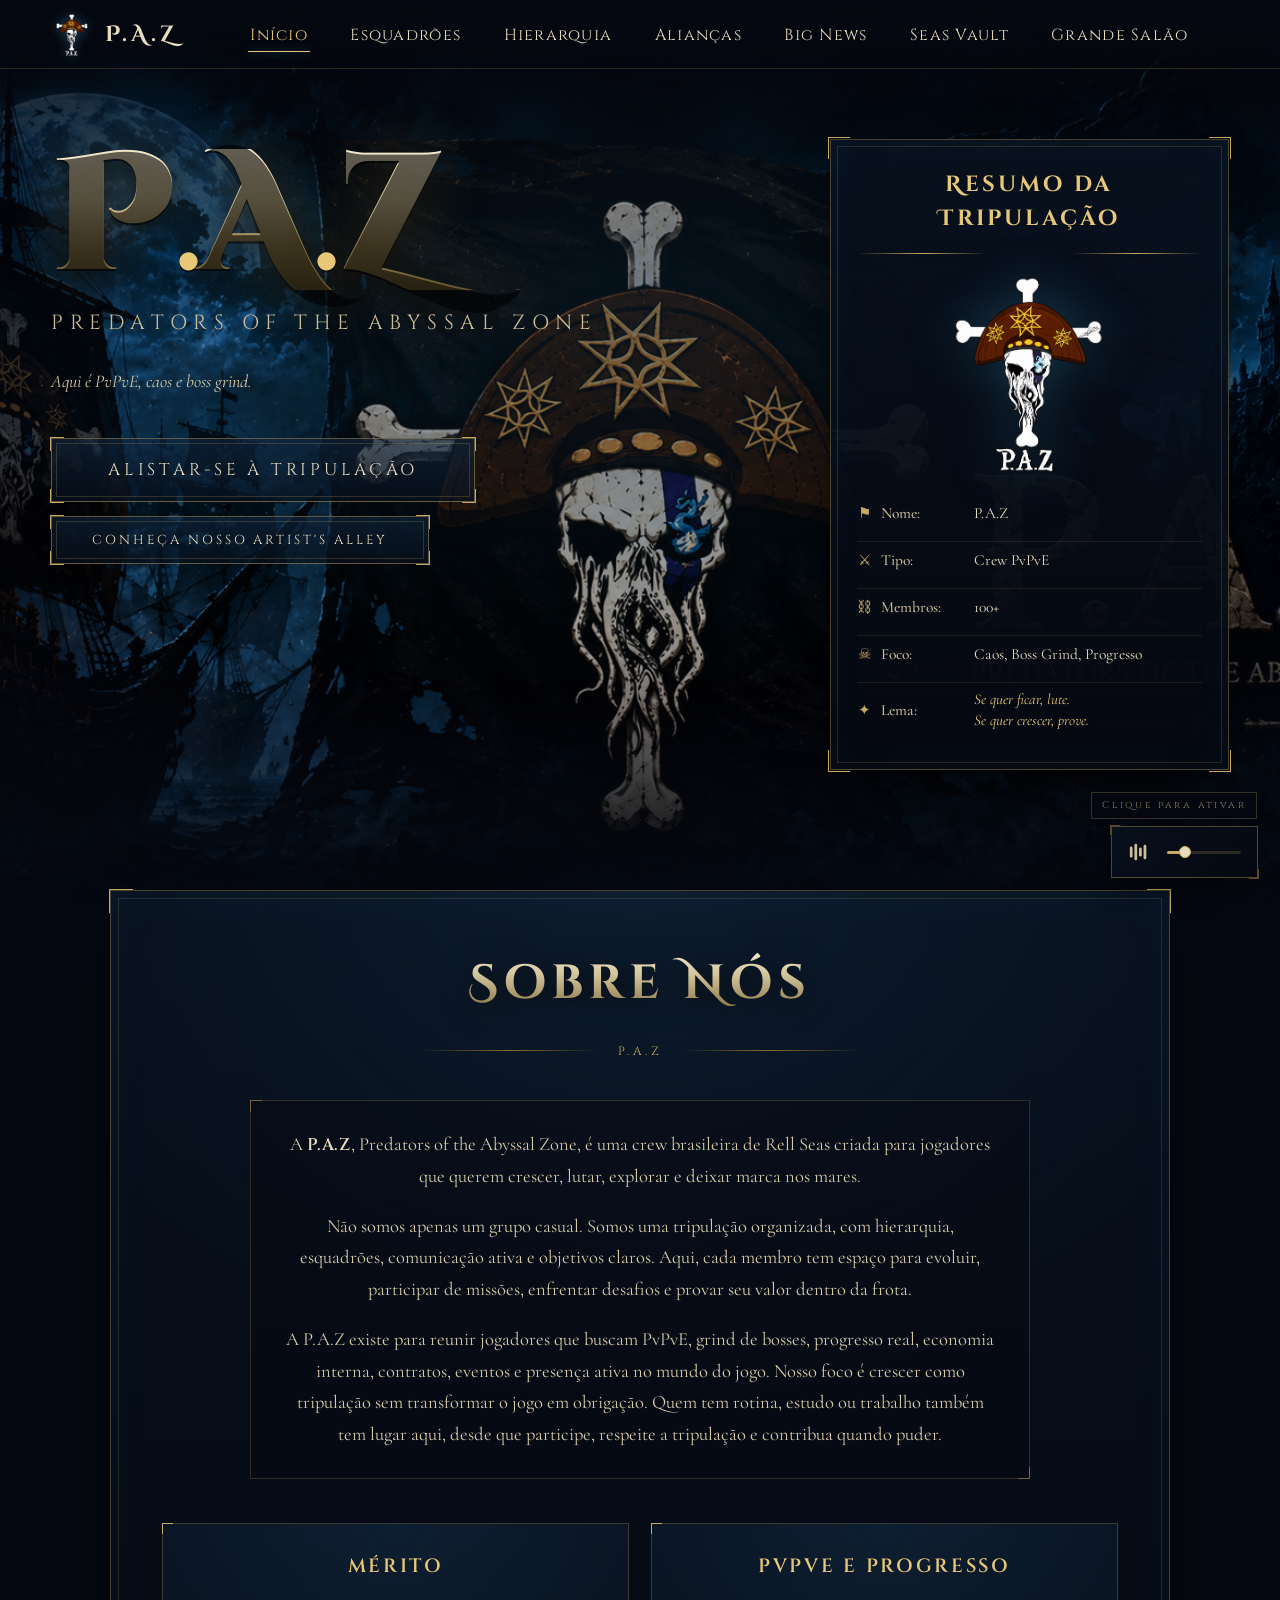
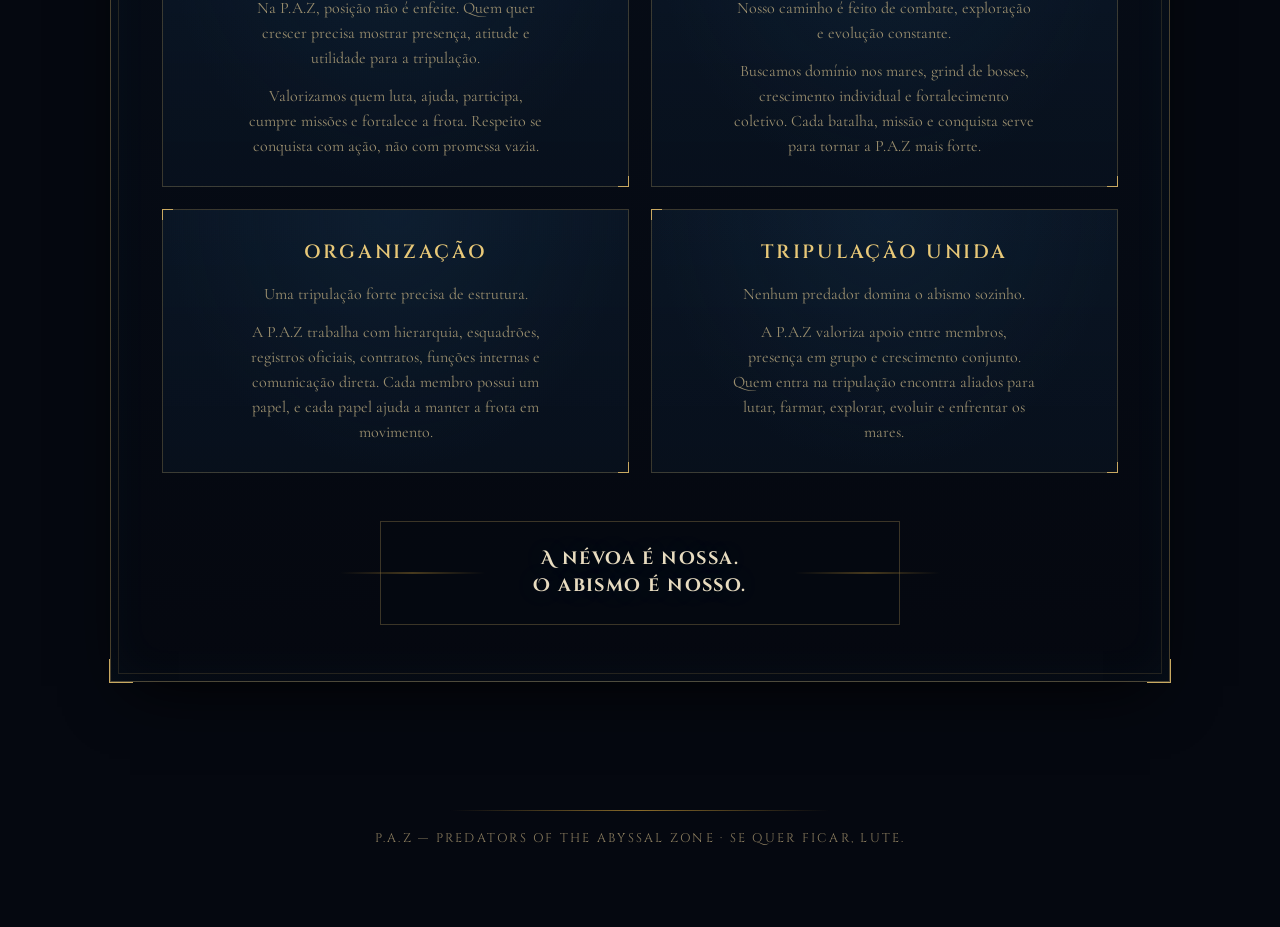
<file: index.html>
<!DOCTYPE html>
<html lang="pt-BR">
<head>
  <meta charset="UTF-8" />
  <meta name="viewport" content="width=device-width, initial-scale=1.0" />
  <meta name="theme-color" content="#050810" />
  <title>P.A.Z — Predators of the Abyssal Zone</title>
  <meta name="description" content="P.A.Z — Predators of the Abyssal Zone. Crew PvPvE: caos, boss grind, progresso." />
  <meta property="og:type" content="website" />
  <meta property="og:site_name" content="P.A.Z — Predators of the Abyssal Zone" />
  <meta property="og:title" content="P.A.Z — Predators of the Abyssal Zone" />
  <meta property="og:description" content="Crew brasileira de Rell Seas. PvPvE, caos, boss grind e progresso. Se quer ficar, lute." />
  <meta property="og:url" content="https://p-a-z.onrender.com/" />
  <meta property="og:image" content="https://p-a-z.onrender.com/assets/images/logo-paz.png" />
  <meta name="twitter:card" content="summary" />

  <link rel="icon" type="image/png" href="assets/images/logo-paz.png" />
  <link rel="preconnect" href="https://fonts.googleapis.com" />
  <link rel="preconnect" href="https://fonts.gstatic.com" crossorigin />
  <link href="https://fonts.googleapis.com/css2?family=Cinzel+Decorative:wght@400;700;900&family=Cinzel:wght@400;500;600;700&family=Cormorant+Garamond:ital,wght@0,300;0,400;0,500;0,600;1,300;1,400&display=swap" rel="stylesheet" />
  <link rel="stylesheet" href="css/style.css" />
  <link rel="stylesheet" href="css/responsive.css" />
</head>
<body data-page="home">

  <svg class="svg-defs" aria-hidden="true" focusable="false">
    <defs>
      <filter id="liquid-distort" x="-10%" y="-10%" width="120%" height="120%">
        <feTurbulence type="fractalNoise" baseFrequency="0.018 0.028" numOctaves="2" seed="7" result="noise"/>
        <feDisplacementMap in="SourceGraphic" in2="noise" scale="14" xChannelSelector="R" yChannelSelector="G"/>
      </filter>
    </defs>
  </svg>

  <div class="page-transition" id="pageTransition" aria-hidden="true"></div>

  <div class="atmosphere" aria-hidden="true">
    <div class="atmosphere__vignette"></div>
    <div class="atmosphere__grain"></div>
    <div class="atmosphere__bg"></div>
  </div>

  <!-- ====================================================
       SHELL PERSISTENTE — nunca é substituído pelo router
       ==================================================== -->
  <header class="site-header">
    <div class="site-header__inner">
      <a href="index.html" class="brand" data-link>
        <img src="assets/images/logo-paz.png" alt="" class="brand__logo" />
        <span class="brand__name">P.A.Z</span>
      </a>
      <nav class="nav" aria-label="Navegação principal">
        <ul class="nav__list">
          <li><a href="index.html"                    class="nav__link" data-link>Início</a></li>
          <li><a href="pages/esquadroes.html" class="nav__link" data-link>Esquadrões</a></li>
          <li><a href="pages/hierarquia.html" class="nav__link" data-link>Hierarquia</a></li>
          <li><a href="pages/aliancas.html"   class="nav__link" data-link>Alianças</a></li>
          <li><a href="pages/big-news.html"   class="nav__link" data-link>Big News</a></li>
          <li><a href="pages/vault.html"      class="nav__link" data-link>Seas Vault</a></li>
          <li><a href="pages/grande-salao.html" class="nav__link" data-link>Grande Salão</a></li>
        </ul>
      </nav>
      <button class="nav-toggle" aria-label="Abrir menu" aria-expanded="false" id="navToggle">
        <span></span><span></span><span></span>
      </button>
    </div>
  </header>

  <!-- Áudio persistente (fora de #app-content) -->
  <audio id="bgAudio" loop preload="none" src="assets/audio/bg.mp3"></audio>

  <!-- ====================================================
       CONTEÚDO DINÂMICO — substituído pelo router SPA
       ==================================================== -->
  <div id="app-content">
    <main class="hero">
      <div class="hero__container">

        <section class="hero__main">
          <h1 class="display-title" aria-label="P.A.Z">
            <span class="display-title__char">P</span><span class="display-title__dot">.</span><span class="display-title__char">A</span><span class="display-title__dot">.</span><span class="display-title__char">Z</span>
          </h1>
          <p class="display-subtitle">Predators of the Abyssal Zone</p>
          <p class="display-tagline">Aqui é PvPvE, caos e boss grind.</p>

          <a href="https://discord.gg/kVCvFw2tsV" class="cta-btn" target="_blank" rel="noopener noreferrer">
            <span class="cta-btn__corner cta-btn__corner--tl"></span>
            <span class="cta-btn__corner cta-btn__corner--tr"></span>
            <span class="cta-btn__corner cta-btn__corner--bl"></span>
            <span class="cta-btn__corner cta-btn__corner--br"></span>
            <span class="cta-btn__label">Alistar-se à Tripulação</span>
          </a>
          <a href="https://paz-crew-vault.base44.app/" class="cta-btn cta-btn--secondary" target="_blank" rel="noopener noreferrer">
            <span class="cta-btn__corner cta-btn__corner--tl"></span>
            <span class="cta-btn__corner cta-btn__corner--tr"></span>
            <span class="cta-btn__corner cta-btn__corner--bl"></span>
            <span class="cta-btn__corner cta-btn__corner--br"></span>
            <span class="cta-btn__label">Conheça Nosso Artist's Alley</span>
          </a>
        </section>

        <aside class="summary-card">
          <div class="ornate-frame">
            <span class="ornate-frame__corner ornate-frame__corner--tl"></span>
            <span class="ornate-frame__corner ornate-frame__corner--tr"></span>
            <span class="ornate-frame__corner ornate-frame__corner--bl"></span>
            <span class="ornate-frame__corner ornate-frame__corner--br"></span>
            <h2 class="summary-card__title">Resumo da Tripulação</h2>
            <div class="summary-card__divider" aria-hidden="true"></div>
            <div class="summary-card__sigil">
              <img src="assets/images/logo-paz.png" alt="Bandeira da P.A.Z" />
            </div>
            <dl class="summary-card__list">
              <div class="summary-row">
                <dt><span class="summary-row__icon" aria-hidden="true">⚑</span>Nome:</dt>
                <dd>P.A.Z</dd>
              </div>
              <div class="summary-row">
                <dt><span class="summary-row__icon" aria-hidden="true">⚔</span>Tipo:</dt>
                <dd>Crew PvPvE</dd>
              </div>
              <div class="summary-row">
                <dt><span class="summary-row__icon" aria-hidden="true">⛓</span>Membros:</dt>
                <dd>100+</dd>
              </div>
              <div class="summary-row">
                <dt><span class="summary-row__icon" aria-hidden="true">☠</span>Foco:</dt>
                <dd>Caos, Boss Grind, Progresso</dd>
              </div>
              <div class="summary-row summary-row--motto">
                <dt><span class="summary-row__icon" aria-hidden="true">✦</span>Lema:</dt>
                <dd>Se quer ficar, lute.<br/>Se quer crescer, prove.</dd>
              </div>
            </dl>
          </div>
        </aside>
      </div>

      <section class="about-us" aria-labelledby="about-us-title">
        <div class="about-us__wrap">
          <div class="about-us__panel">
            <span class="about-us__corner about-us__corner--tl" aria-hidden="true"></span>
            <span class="about-us__corner about-us__corner--tr" aria-hidden="true"></span>
            <span class="about-us__corner about-us__corner--bl" aria-hidden="true"></span>
            <span class="about-us__corner about-us__corner--br" aria-hidden="true"></span>

            <header class="about-us__header">
              <h2 id="about-us-title" class="about-us__title">Sobre Nós</h2>
              <div class="about-us__divider" aria-hidden="true">
                <span class="about-us__divider-gem">P.A.Z</span>
              </div>
            </header>

            <div class="about-us__intro-box">
              <p class="about-us__intro">A <strong>P.A.Z</strong>, Predators of the Abyssal Zone, é uma crew brasileira de Rell Seas criada para jogadores que querem crescer, lutar, explorar e deixar marca nos mares.</p>
              <p class="about-us__intro">Não somos apenas um grupo casual. Somos uma tripulação organizada, com hierarquia, esquadrões, comunicação ativa e objetivos claros. Aqui, cada membro tem espaço para evoluir, participar de missões, enfrentar desafios e provar seu valor dentro da frota.</p>
              <p class="about-us__intro">A P.A.Z existe para reunir jogadores que buscam PvPvE, grind de bosses, progresso real, economia interna, contratos, eventos e presença ativa no mundo do jogo. Nosso foco é crescer como tripulação sem transformar o jogo em obrigação. Quem tem rotina, estudo ou trabalho também tem lugar aqui, desde que participe, respeite a tripulação e contribua quando puder.</p>
            </div>

            <div class="about-us__values">
              <article class="value-card">
                <div class="value-card__shell">
                  <h3 class="value-card__title">Mérito</h3>
                  <div class="value-card__body">
                    <p>Na P.A.Z, posição não é enfeite. Quem quer crescer precisa mostrar presença, atitude e utilidade para a tripulação.</p>
                    <p>Valorizamos quem luta, ajuda, participa, cumpre missões e fortalece a frota. Respeito se conquista com ação, não com promessa vazia.</p>
                  </div>
                </div>
              </article>

              <article class="value-card">
                <div class="value-card__shell">
                  <h3 class="value-card__title">PvPvE e Progresso</h3>
                  <div class="value-card__body">
                    <p>Nosso caminho é feito de combate, exploração e evolução constante.</p>
                    <p>Buscamos domínio nos mares, grind de bosses, crescimento individual e fortalecimento coletivo. Cada batalha, missão e conquista serve para tornar a P.A.Z mais forte.</p>
                  </div>
                </div>
              </article>

              <article class="value-card">
                <div class="value-card__shell">
                  <h3 class="value-card__title">Organização</h3>
                  <div class="value-card__body">
                    <p>Uma tripulação forte precisa de estrutura.</p>
                    <p>A P.A.Z trabalha com hierarquia, esquadrões, registros oficiais, contratos, funções internas e comunicação direta. Cada membro possui um papel, e cada papel ajuda a manter a frota em movimento.</p>
                  </div>
                </div>
              </article>

              <article class="value-card">
                <div class="value-card__shell">
                  <h3 class="value-card__title">Tripulação Unida</h3>
                  <div class="value-card__body">
                    <p>Nenhum predador domina o abismo sozinho.</p>
                    <p>A P.A.Z valoriza apoio entre membros, presença em grupo e crescimento conjunto. Quem entra na tripulação encontra aliados para lutar, farmar, explorar, evoluir e enfrentar os mares.</p>
                  </div>
                </div>
              </article>
            </div>

            <blockquote class="about-us__motto">
              <div class="about-us__motto-box">
                <p class="about-us__motto-closing">
                  A névoa é nossa.<br />
                  O abismo é nosso.
                </p>
              </div>
            </blockquote>
          </div>
        </div>
      </section>

      <footer class="site-footer">
        <div class="site-footer__line"></div>
        <p>P.A.Z — Predators of the Abyssal Zone · Se quer ficar, lute.</p>
      </footer>
    </main>
  </div>

  <!-- Audio Player Widget (persistente) -->
  <div class="audio-player" id="audioPlayer" role="region" aria-label="Controle de música">
    <span class="audio-player__hint">Clique para ativar</span>
    <button class="audio-player__toggle" id="audioToggle" aria-label="Mutar música">
      <svg class="audio-icon audio-icon--playing" viewBox="0 0 24 24" width="22" height="22" fill="none" aria-hidden="true">
        <rect class="audio-bar" x="2"  y="6"  width="3" height="12" rx="1.5" fill="currentColor"/>
        <rect class="audio-bar" x="7"  y="3"  width="3" height="18" rx="1.5" fill="currentColor"/>
        <rect class="audio-bar" x="12" y="7"  width="3" height="10" rx="1.5" fill="currentColor"/>
        <rect class="audio-bar" x="17" y="4"  width="3" height="16" rx="1.5" fill="currentColor"/>
      </svg>
      <svg class="audio-icon audio-icon--muted" viewBox="0 0 24 24" width="22" height="22" fill="none" stroke="currentColor" stroke-width="1.8" stroke-linecap="round" aria-hidden="true">
        <path d="M11 5L6 9H2v6h4l5 4V5z"/>
        <line x1="23" y1="9" x2="17" y2="15"/>
        <line x1="17" y1="9" x2="23" y2="15"/>
      </svg>
    </button>
    <div class="audio-player__slider-wrap">
      <input type="range" class="audio-player__slider" id="volumeSlider"
             min="0" max="1" step="0.02" value="0.2"
             aria-label="Volume da música">
    </div>
  </div>

  <script src="js/main.js" defer></script>
  <script src="js/vault.js" defer></script>
  <script src="js/aliancas.js" defer></script>
  <script src="js/hierarquia.js" defer></script>
  <script src="js/grande-salao.js" defer></script>
</body>
</html>
</file>
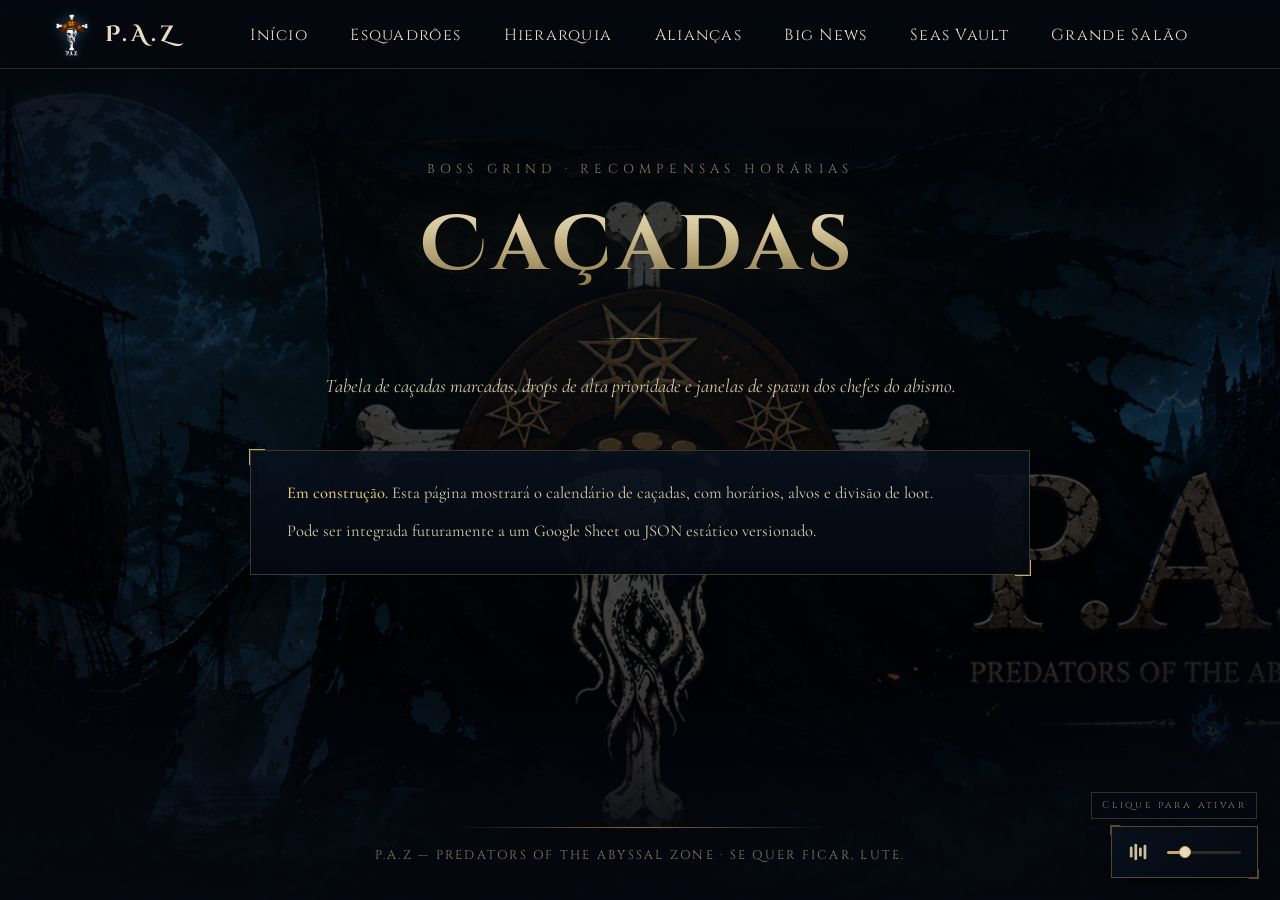
<file: pages/cacadas.html>
<!DOCTYPE html>
<html lang="pt-BR">
<head>
  <meta charset="UTF-8" />
  <meta name="viewport" content="width=device-width, initial-scale=1.0" />
  <meta name="theme-color" content="#050810" />
  <title>Caçadas · P.A.Z</title>
  <meta name="description" content="Calendário de caçadas e boss grind da P.A.Z." />
  <meta property="og:type" content="website" />
  <meta property="og:site_name" content="P.A.Z — Predators of the Abyssal Zone" />
  <meta property="og:title" content="Caçadas · P.A.Z" />
  <meta property="og:description" content="Calendário de caçadas e boss grind da P.A.Z." />
  <meta property="og:url" content="https://p-a-z.onrender.com/pages/cacadas.html" />
  <meta property="og:image" content="https://p-a-z.onrender.com/assets/images/logo-paz.png" />
  <meta name="twitter:card" content="summary" />
  <link rel="icon" type="image/png" href="../assets/images/logo-paz.png" />
  <link rel="preconnect" href="https://fonts.googleapis.com" />
  <link rel="preconnect" href="https://fonts.gstatic.com" crossorigin />
  <link href="https://fonts.googleapis.com/css2?family=Cinzel+Decorative:wght@400;700;900&family=Cinzel:wght@400;500;600;700&family=Cormorant+Garamond:ital,wght@0,300;0,400;0,500;0,600;1,300;1,400&display=swap" rel="stylesheet" />
  <link rel="stylesheet" href="../css/style.css" />
  <link rel="stylesheet" href="../css/responsive.css" />
</head>
<body data-page="cacadas">

  <svg class="svg-defs" aria-hidden="true" focusable="false">
    <defs>
      <filter id="liquid-distort" x="-10%" y="-10%" width="120%" height="120%">
        <feTurbulence type="fractalNoise" baseFrequency="0.018 0.028" numOctaves="2" seed="7" result="noise"/>
        <feDisplacementMap in="SourceGraphic" in2="noise" scale="14" xChannelSelector="R" yChannelSelector="G"/>
      </filter>
    </defs>
  </svg>

  <div class="page-transition" id="pageTransition" aria-hidden="true"></div>

  <div class="atmosphere" aria-hidden="true">
    <div class="atmosphere__vignette"></div>
    <div class="atmosphere__grain"></div>
    <div class="atmosphere__bg"></div>
  </div>

  <header class="site-header">
    <div class="site-header__inner">
      <a href="../index.html" class="brand" data-link>
        <img src="../assets/images/logo-paz.png" alt="" class="brand__logo" />
        <span class="brand__name">P.A.Z</span>
      </a>

      <nav class="nav" aria-label="Navegação principal">
        <ul class="nav__list">
          <li><a href="../index.html"   class="nav__link" data-link>Início</a></li>
          <li><a href="esquadroes.html" class="nav__link" data-link>Esquadrões</a></li>
          <li><a href="hierarquia.html" class="nav__link" data-link>Hierarquia</a></li>
          <li><a href="aliancas.html"   class="nav__link" data-link>Alianças</a></li>
          <li><a href="big-news.html"   class="nav__link" data-link>Big News</a></li>
          <li><a href="vault.html"      class="nav__link" data-link>Seas Vault</a></li>
          <li><a href="grande-salao.html" class="nav__link" data-link>Grande Salão</a></li>
        </ul>
      </nav>
      <button class="nav-toggle" aria-label="Abrir menu" aria-expanded="false" id="navToggle">
        <span></span><span></span><span></span>
      </button>
    </div>
  </header>

  <main class="inner-page">
    <header class="inner-page__header">
      <p class="inner-page__eyebrow">Boss Grind · Recompensas horárias</p>
      <h1 class="inner-page__title">Caçadas</h1>
      <div class="inner-page__divider" aria-hidden="true"></div>
      <p class="inner-page__lede">Tabela de caçadas marcadas, drops de alta prioridade e janelas de spawn dos chefes do abismo.</p>
    </header>

    <section class="placeholder-block">
      <p><strong>Em construção.</strong> Esta página mostrará o calendário de caçadas, com horários, alvos e divisão de loot.</p><p>Pode ser integrada futuramente a um Google Sheet ou JSON estático versionado.</p>
    </section>
  </main>

  <footer class="site-footer">
    <div class="site-footer__line"></div>
    <p>P.A.Z — Predators of the Abyssal Zone · Se quer ficar, lute.</p>
  </footer>

  <!-- Áudio (para quando a página é acessada diretamente sem o shell SPA) -->
  <audio id="bgAudio" loop preload="none" src="../assets/audio/bg.mp3"></audio>

  <!-- Audio Player Widget -->
  <div class="audio-player" id="audioPlayer" role="region" aria-label="Controle de música">
    <span class="audio-player__hint">Clique para ativar</span>
    <button class="audio-player__toggle" id="audioToggle" aria-label="Mutar música">
      <svg class="audio-icon audio-icon--playing" viewBox="0 0 24 24" width="22" height="22" fill="none" aria-hidden="true">
        <rect class="audio-bar" x="2"  y="6"  width="3" height="12" rx="1.5" fill="currentColor"/>
        <rect class="audio-bar" x="7"  y="3"  width="3" height="18" rx="1.5" fill="currentColor"/>
        <rect class="audio-bar" x="12" y="7"  width="3" height="10" rx="1.5" fill="currentColor"/>
        <rect class="audio-bar" x="17" y="4"  width="3" height="16" rx="1.5" fill="currentColor"/>
      </svg>
      <svg class="audio-icon audio-icon--muted" viewBox="0 0 24 24" width="22" height="22" fill="none" stroke="currentColor" stroke-width="1.8" stroke-linecap="round" aria-hidden="true">
        <path d="M11 5L6 9H2v6h4l5 4V5z"/>
        <line x1="23" y1="9" x2="17" y2="15"/>
        <line x1="17" y1="9" x2="23" y2="15"/>
      </svg>
    </button>
    <div class="audio-player__slider-wrap">
      <input type="range" class="audio-player__slider" id="volumeSlider"
             min="0" max="1" step="0.02" value="0.2"
             aria-label="Volume da música">
    </div>
  </div>
  <script src="../js/main.js" defer></script>
</body>
</html>
</file>
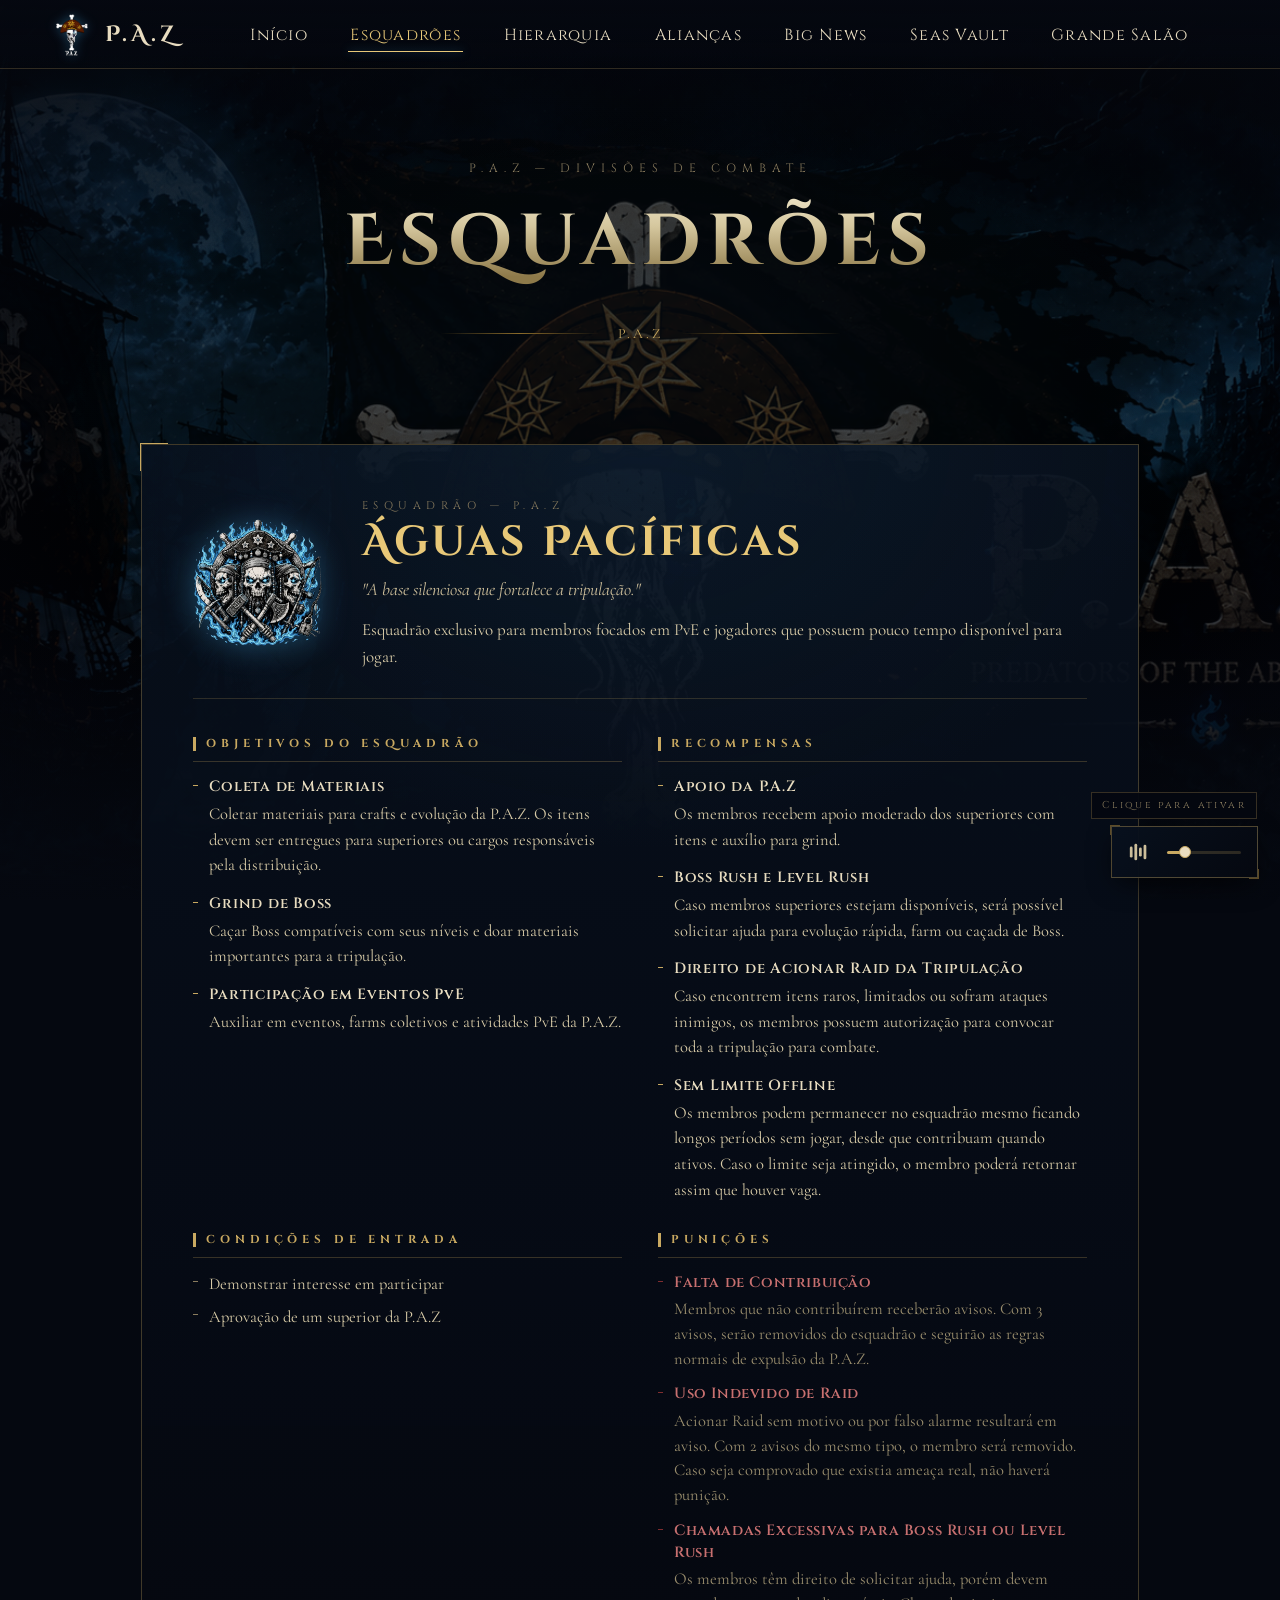
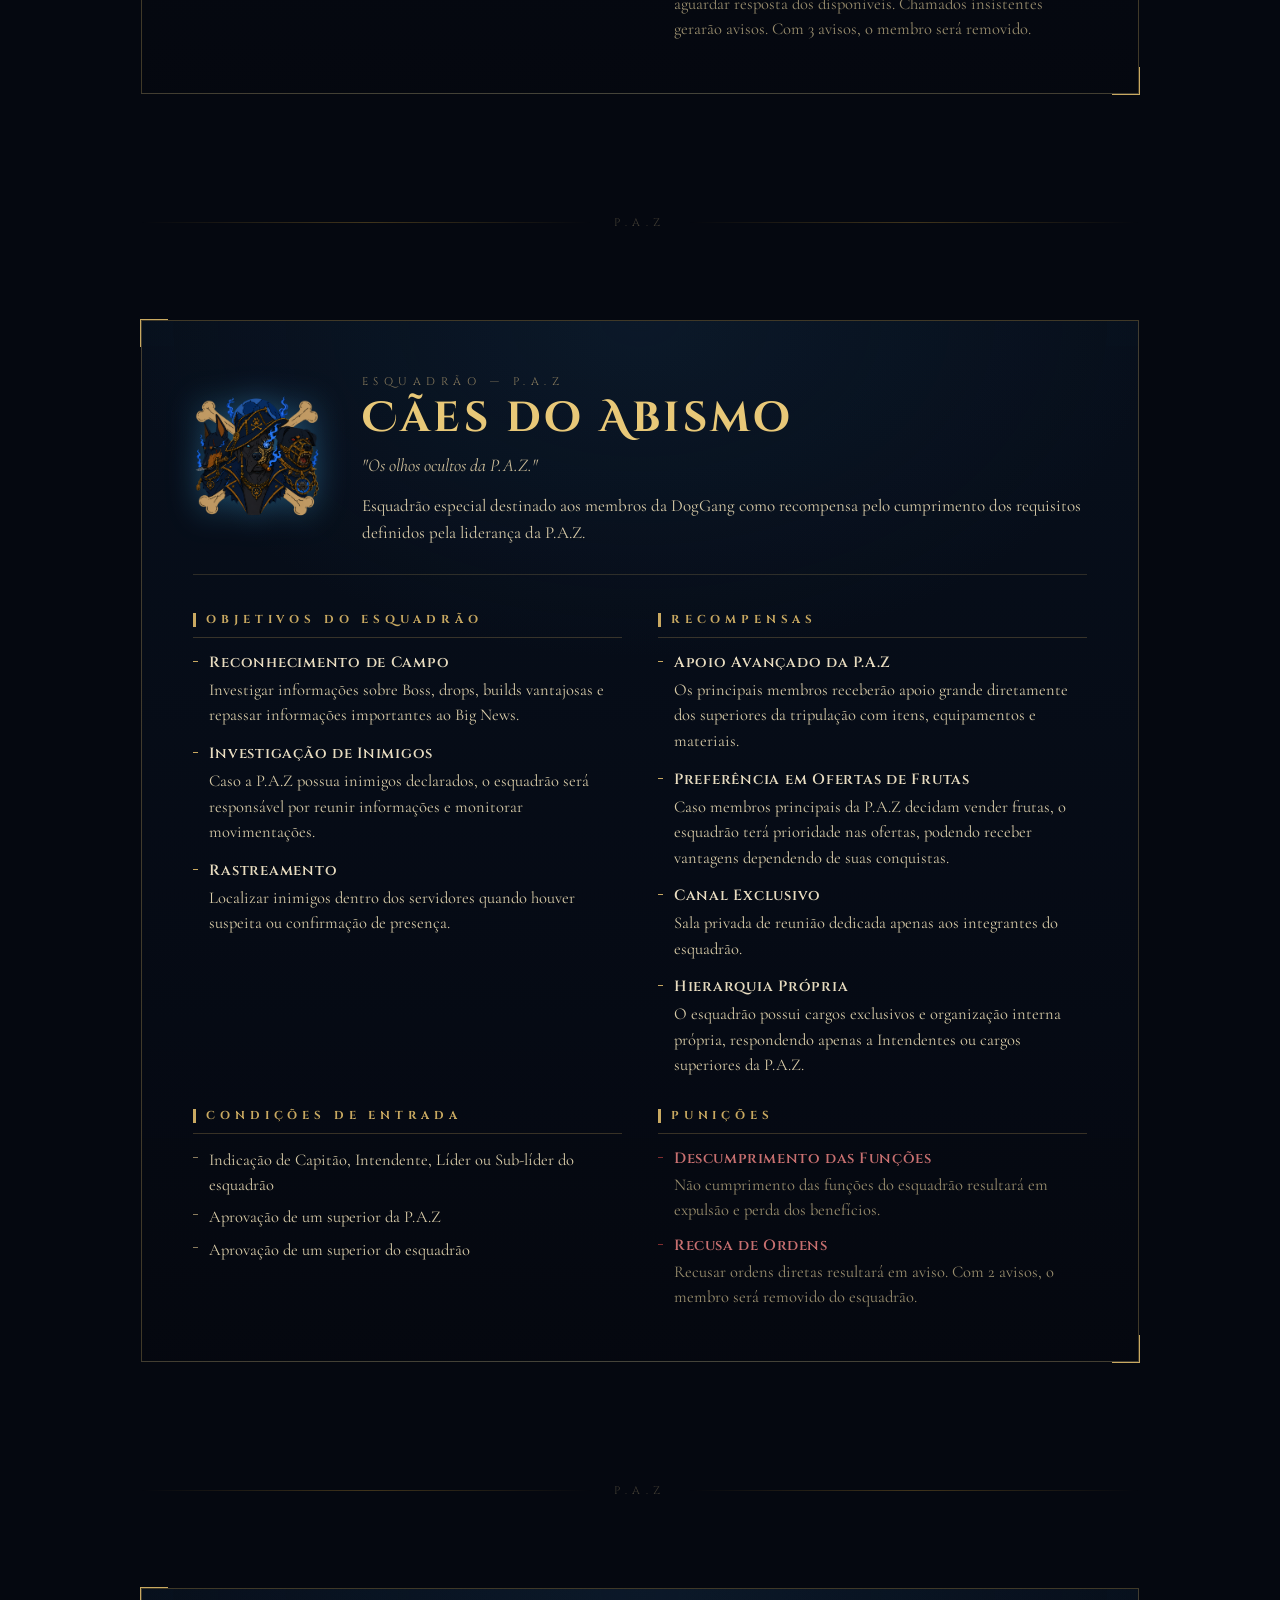
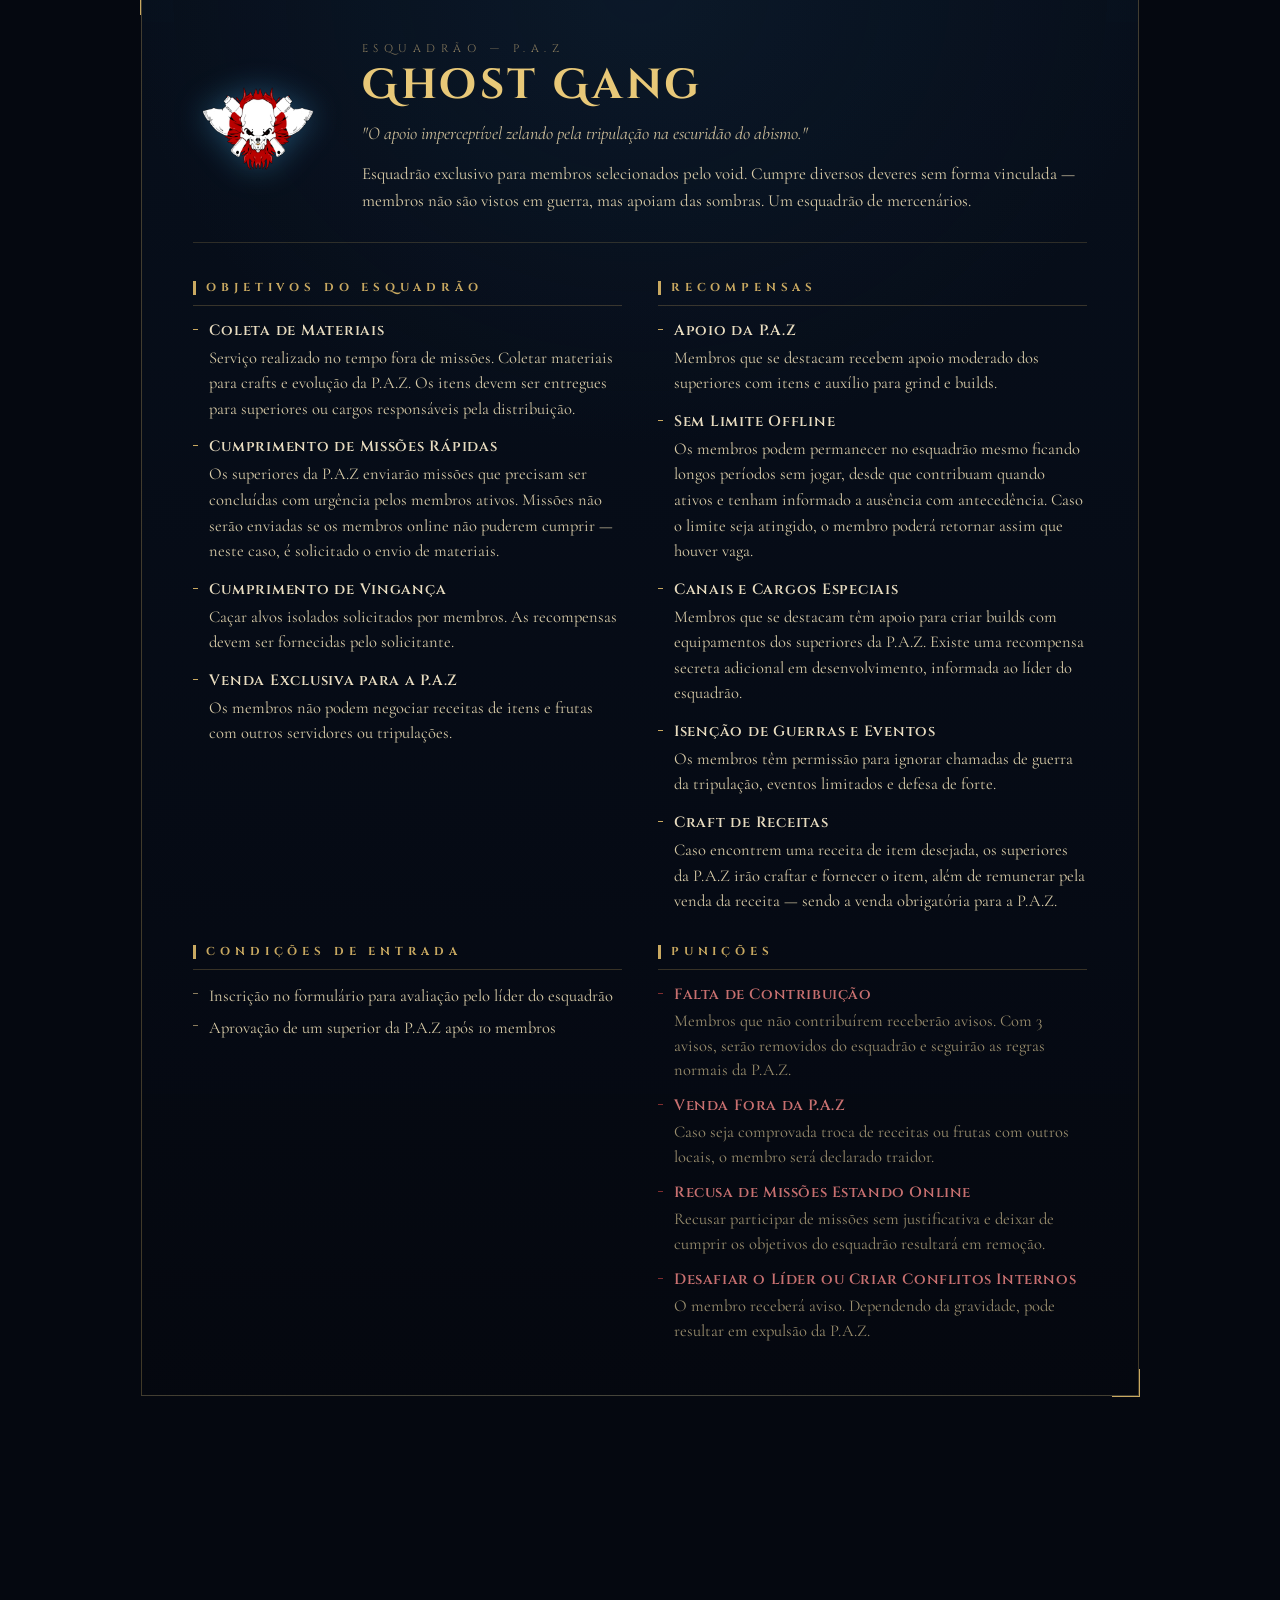
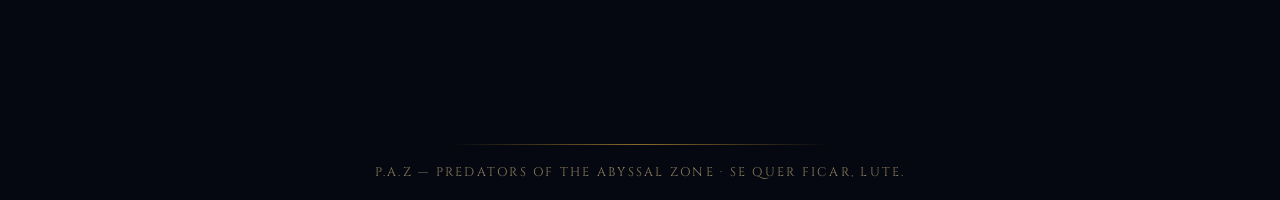
<file: pages/esquadroes.html>
<!DOCTYPE html>
<html lang="pt-BR">
<head>
  <meta charset="UTF-8" />
  <meta name="viewport" content="width=device-width, initial-scale=1.0" />
  <meta name="theme-color" content="#050810" />
  <title>Esquadrões · P.A.Z</title>
  <meta name="description" content="Os esquadrões da P.A.Z: estrutura, funções e especialidades da frota." />
  <meta property="og:type" content="website" />
  <meta property="og:site_name" content="P.A.Z — Predators of the Abyssal Zone" />
  <meta property="og:title" content="Esquadrões · P.A.Z" />
  <meta property="og:description" content="Os esquadrões da P.A.Z: estrutura, funções e especialidades da frota." />
  <meta property="og:url" content="https://p-a-z.onrender.com/pages/esquadroes.html" />
  <meta property="og:image" content="https://p-a-z.onrender.com/assets/images/logo-paz.png" />
  <meta name="twitter:card" content="summary" />
  <link rel="icon" type="image/png" href="../assets/images/logo-paz.png" />
  <link rel="preconnect" href="https://fonts.googleapis.com" />
  <link rel="preconnect" href="https://fonts.gstatic.com" crossorigin />
  <link href="https://fonts.googleapis.com/css2?family=Cinzel+Decorative:wght@400;700;900&family=Cinzel:wght@400;500;600;700&family=Cormorant+Garamond:ital,wght@0,300;0,400;0,500;0,600;1,300;1,400&display=swap" rel="stylesheet" />
  <link rel="stylesheet" href="../css/style.css" />
  <link rel="stylesheet" href="../css/responsive.css" />
  <style>
    /* ---- Estilos específicos da página de Esquadrões ---- */

    .squads-page {
      max-width: 1100px;
      margin: 0 auto;
      padding: clamp(40px, 7vw, 90px) var(--gutter) 100px;
    }

    /* Cabeçalho da página */
    .squads-page__header {
      text-align: center;
      margin-bottom: clamp(60px, 8vw, 100px);
    }

    .squads-page__eyebrow {
      font-family: var(--font-head);
      font-size: 12px;
      letter-spacing: 0.5em;
      color: var(--bone-dim);
      text-transform: uppercase;
      margin: 0 0 10px;
    }

    .squads-page__title {
      font-family: var(--font-display);
      font-size: clamp(38px, 6vw, 72px);
      font-weight: 700;
      letter-spacing: 0.1em;
      margin: 0;
      background: linear-gradient(180deg, #f4ebd0 0%, #d5c79e 35%, #8e7a4a 80%);
      -webkit-background-clip: text;
      background-clip: text;
      -webkit-text-fill-color: transparent;
    }

    .squads-page__divider {
      display: flex;
      align-items: center;
      justify-content: center;
      gap: 18px;
      margin: 24px 0 0;
    }

    .squads-page__divider::before,
    .squads-page__divider::after {
      content: "";
      flex: 1;
      max-width: 160px;
      height: 1px;
      background: linear-gradient(90deg, transparent, var(--gold-deep), transparent);
    }

    .squads-page__divider-gem {
      color: var(--gold);
      font-size: 14px;
      letter-spacing: 0.2em;
    }

    /* Bloco de cada esquadrão */
    .squad-block {
      position: relative;
      margin-bottom: clamp(70px, 10vw, 120px);
      padding: clamp(32px, 4vw, 52px) clamp(28px, 4vw, 52px);
      background:
        radial-gradient(ellipse 80% 50% at 50% 0%, rgba(30, 69, 102, 0.18) 0%, transparent 65%),
        linear-gradient(180deg, rgba(8, 17, 30, 0.88) 0%, rgba(5, 8, 16, 0.96) 100%);
      border: 1px solid rgba(201, 169, 97, 0.3);
    }

    /* Cantos ornamentais */
    .squad-block::before,
    .squad-block::after {
      content: "";
      position: absolute;
      width: 28px;
      height: 28px;
      border: 1.5px solid var(--gold);
      pointer-events: none;
    }
    .squad-block::before { top: -2px; left: -2px; border-right: none; border-bottom: none; }
    .squad-block::after  { bottom: -2px; right: -2px; border-left: none; border-top: none; }

    /* Cabeçalho interno do esquadrão */
    .squad-block__head {
      display: flex;
      align-items: center;
      gap: clamp(20px, 3vw, 40px);
      margin-bottom: 36px;
      padding-bottom: 28px;
      border-bottom: 1px solid rgba(201, 169, 97, 0.2);
    }

    .squad-block__emblem {
      flex-shrink: 0;
      width: clamp(90px, 12vw, 130px);
      height: clamp(90px, 12vw, 130px);
      display: flex;
      align-items: center;
      justify-content: center;
    }

    .squad-block__emblem img {
      width: 100%;
      height: 100%;
      object-fit: contain;
      filter: drop-shadow(0 0 16px rgba(74, 192, 255, 0.35));
    }

    .squad-block__identity {
      flex: 1;
    }

    .squad-block__label {
      font-family: var(--font-head);
      font-size: 11px;
      letter-spacing: 0.5em;
      color: var(--bone-dim);
      text-transform: uppercase;
      margin: 0 0 6px;
    }

    .squad-block__name {
      font-family: var(--font-display);
      font-size: clamp(26px, 3.5vw, 42px);
      font-weight: 700;
      letter-spacing: 0.08em;
      color: var(--gold-bright);
      margin: 0 0 10px;
      line-height: 1.1;
    }

    .squad-block__motto {
      font-family: var(--font-body);
      font-style: italic;
      font-size: clamp(15px, 1.5vw, 18px);
      color: var(--bone-soft);
      margin: 0 0 12px;
    }

    .squad-block__desc {
      font-family: var(--font-body);
      font-size: clamp(15px, 1.4vw, 17px);
      color: var(--text);
      margin: 0;
      line-height: 1.6;
    }

    /* Grid de seções internas */
    .squad-sections {
      display: grid;
      grid-template-columns: 1fr 1fr;
      gap: 28px 36px;
    }

    .squad-section {
      display: flex;
      flex-direction: column;
      gap: 0;
    }

    /* Seções que ocupam a largura toda */
    .squad-section--full {
      grid-column: 1 / -1;
    }

    .squad-section__title {
      font-family: var(--font-head);
      font-size: 11.5px;
      letter-spacing: 0.42em;
      text-transform: uppercase;
      color: var(--gold);
      margin: 0 0 14px;
      padding-bottom: 8px;
      border-bottom: 1px solid rgba(201, 169, 97, 0.25);
      display: flex;
      align-items: center;
      gap: 10px;
    }

    .squad-section__title::before {
      content: "";
      display: inline-block;
      width: 3px;
      height: 14px;
      background: var(--gold);
      flex-shrink: 0;
    }

    /* Cada item da lista */
    .squad-list {
      list-style: none;
      padding: 0;
      margin: 0;
      display: flex;
      flex-direction: column;
      gap: 14px;
    }

    .squad-list__item {
      padding-left: 16px;
      position: relative;
      font-family: var(--font-body);
      font-size: clamp(14.5px, 1.3vw, 16.5px);
      color: var(--text);
      line-height: 1.55;
    }

    .squad-list__item::before {
      content: "";
      position: absolute;
      left: 0;
      top: 9px;
      width: 5px;
      height: 1px;
      background: var(--gold);
    }

    .squad-list__item strong {
      display: block;
      font-family: var(--font-head);
      font-weight: 600;
      font-size: 0.9em;
      letter-spacing: 0.05em;
      color: var(--bone);
      margin-bottom: 3px;
    }

    /* Condições de entrada (bullets simples) */
    .squad-conditions {
      list-style: none;
      padding: 0;
      margin: 0;
      display: flex;
      flex-direction: column;
      gap: 8px;
    }

    .squad-conditions__item {
      font-family: var(--font-body);
      font-size: clamp(14.5px, 1.3vw, 16.5px);
      color: var(--text);
      line-height: 1.5;
      padding-left: 16px;
      position: relative;
    }

    .squad-conditions__item::before {
      content: "";
      position: absolute;
      left: 0;
      top: 9px;
      width: 5px;
      height: 1px;
      background: var(--bone-dim);
    }

    /* Punições com destaque de aviso */
    .squad-punishments {
      list-style: none;
      padding: 0;
      margin: 0;
      display: flex;
      flex-direction: column;
      gap: 12px;
    }

    .squad-punishments__item {
      font-family: var(--font-body);
      font-size: clamp(14.5px, 1.3vw, 16.5px);
      color: var(--text-dim);
      line-height: 1.5;
      padding-left: 16px;
      position: relative;
    }

    .squad-punishments__item::before {
      content: "";
      position: absolute;
      left: 0;
      top: 9px;
      width: 5px;
      height: 1px;
      background: rgba(180, 60, 60, 0.7);
    }

    .squad-punishments__item strong {
      display: block;
      font-family: var(--font-head);
      font-weight: 600;
      font-size: 0.9em;
      letter-spacing: 0.04em;
      color: #c87070;
      margin-bottom: 3px;
    }

    /* Separador entre esquadrões */
    .squad-separator {
      display: flex;
      align-items: center;
      justify-content: center;
      gap: 22px;
      margin: clamp(50px, 7vw, 90px) 0;
      opacity: 0.45;
    }

    .squad-separator::before,
    .squad-separator::after {
      content: "";
      flex: 1;
      height: 1px;
      background: linear-gradient(90deg, transparent, var(--gold-deep), transparent);
    }

    .squad-separator span {
      font-family: var(--font-head);
      font-size: 11px;
      letter-spacing: 0.5em;
      color: var(--bone-dim);
      text-transform: uppercase;
    }

    /* Responsivo */
    @media (max-width: 720px) {
      .squad-block__head {
        flex-direction: column;
        text-align: center;
      }

      .squad-sections {
        grid-template-columns: 1fr;
      }

      .squad-section--full {
        grid-column: 1;
      }
    }
  </style>
</head>
<body data-page="esquadroes">

  <svg class="svg-defs" aria-hidden="true" focusable="false">
    <defs>
      <filter id="liquid-distort" x="-10%" y="-10%" width="120%" height="120%">
        <feTurbulence type="fractalNoise" baseFrequency="0.018 0.028" numOctaves="2" seed="7" result="noise"/>
        <feDisplacementMap in="SourceGraphic" in2="noise" scale="14" xChannelSelector="R" yChannelSelector="G"/>
      </filter>
    </defs>
  </svg>

  <div class="page-transition" id="pageTransition" aria-hidden="true"></div>

  <div class="atmosphere" aria-hidden="true">
    <div class="atmosphere__vignette"></div>
    <div class="atmosphere__grain"></div>
    <div class="atmosphere__bg"></div>
  </div>

  <header class="site-header">
    <div class="site-header__inner">
      <a href="../index.html" class="brand" data-link>
        <img src="../assets/images/logo-paz.png" alt="" class="brand__logo" />
        <span class="brand__name">P.A.Z</span>
      </a>

      <nav class="nav" aria-label="Navegação principal">
        <ul class="nav__list">
          <li><a href="../index.html"   class="nav__link" data-link>Início</a></li>
          <li><a href="esquadroes.html" class="nav__link" data-link>Esquadrões</a></li>
          <li><a href="hierarquia.html" class="nav__link" data-link>Hierarquia</a></li>
          <li><a href="aliancas.html"   class="nav__link" data-link>Alianças</a></li>
          <li><a href="big-news.html"   class="nav__link" data-link>Big News</a></li>
          <li><a href="vault.html"      class="nav__link" data-link>Seas Vault</a></li>
          <li><a href="grande-salao.html" class="nav__link" data-link>Grande Salão</a></li>
        </ul>
      </nav>
      <button class="nav-toggle" aria-label="Abrir menu" aria-expanded="false" id="navToggle">
        <span></span><span></span><span></span>
      </button>
    </div>
  </header>

  <main class="squads-page">

    <header class="squads-page__header">
      <p class="squads-page__eyebrow">P.A.Z — Divisões de Combate</p>
      <h1 class="squads-page__title">Esquadrões</h1>
      <div class="squads-page__divider">
        <span class="squads-page__divider-gem">P.A.Z</span>
      </div>
    </header>

    <!-- =====================================================
         AGUAS PACIFICAS
         ===================================================== -->
    <article class="squad-block" id="aguas-pacificas">
      <div class="squad-block__head">
        <div class="squad-block__emblem">
          <img src="../assets/images/emblema-aguas-pacificas.png" alt="Emblema Águas Pacíficas" />
        </div>
        <div class="squad-block__identity">
          <p class="squad-block__label">Esquadrão — P.A.Z</p>
          <h2 class="squad-block__name">Águas Pacíficas</h2>
          <p class="squad-block__motto">"A base silenciosa que fortalece a tripulação."</p>
          <p class="squad-block__desc">Esquadrão exclusivo para membros focados em PvE e jogadores que possuem pouco tempo disponível para jogar.</p>
        </div>
      </div>

      <div class="squad-sections">

        <section class="squad-section">
          <h3 class="squad-section__title">Objetivos do Esquadrão</h3>
          <ul class="squad-list">
            <li class="squad-list__item">
              <strong>Coleta de Materiais</strong>
              Coletar materiais para crafts e evolução da P.A.Z. Os itens devem ser entregues para superiores ou cargos responsáveis pela distribuição.
            </li>
            <li class="squad-list__item">
              <strong>Grind de Boss</strong>
              Caçar Boss compatíveis com seus níveis e doar materiais importantes para a tripulação.
            </li>
            <li class="squad-list__item">
              <strong>Participação em Eventos PvE</strong>
              Auxiliar em eventos, farms coletivos e atividades PvE da P.A.Z.
            </li>
          </ul>
        </section>

        <section class="squad-section">
          <h3 class="squad-section__title">Recompensas</h3>
          <ul class="squad-list">
            <li class="squad-list__item">
              <strong>Apoio da P.A.Z</strong>
              Os membros recebem apoio moderado dos superiores com itens e auxílio para grind.
            </li>
            <li class="squad-list__item">
              <strong>Boss Rush e Level Rush</strong>
              Caso membros superiores estejam disponíveis, será possível solicitar ajuda para evolução rápida, farm ou caçada de Boss.
            </li>
            <li class="squad-list__item">
              <strong>Direito de Acionar Raid da Tripulação</strong>
              Caso encontrem itens raros, limitados ou sofram ataques inimigos, os membros possuem autorização para convocar toda a tripulação para combate.
            </li>
            <li class="squad-list__item">
              <strong>Sem Limite Offline</strong>
              Os membros podem permanecer no esquadrão mesmo ficando longos períodos sem jogar, desde que contribuam quando ativos. Caso o limite seja atingido, o membro poderá retornar assim que houver vaga.
            </li>
          </ul>
        </section>

        <section class="squad-section">
          <h3 class="squad-section__title">Condições de Entrada</h3>
          <ul class="squad-conditions">
            <li class="squad-conditions__item">Demonstrar interesse em participar</li>
            <li class="squad-conditions__item">Aprovação de um superior da P.A.Z</li>
          </ul>
        </section>

        <section class="squad-section">
          <h3 class="squad-section__title">Punições</h3>
          <ul class="squad-punishments">
            <li class="squad-punishments__item">
              <strong>Falta de Contribuição</strong>
              Membros que não contribuírem receberão avisos. Com 3 avisos, serão removidos do esquadrão e seguirão as regras normais de expulsão da P.A.Z.
            </li>
            <li class="squad-punishments__item">
              <strong>Uso Indevido de Raid</strong>
              Acionar Raid sem motivo ou por falso alarme resultará em aviso. Com 2 avisos do mesmo tipo, o membro será removido. Caso seja comprovado que existia ameaça real, não haverá punição.
            </li>
            <li class="squad-punishments__item">
              <strong>Chamadas Excessivas para Boss Rush ou Level Rush</strong>
              Os membros têm direito de solicitar ajuda, porém devem aguardar resposta dos disponíveis. Chamados insistentes gerarão avisos. Com 3 avisos, o membro será removido.
            </li>
          </ul>
        </section>

      </div>
    </article>

    <div class="squad-separator" aria-hidden="true"><span>P.A.Z</span></div>

    <!-- =====================================================
         CAES DO ABISMO
         ===================================================== -->
    <article class="squad-block" id="caes-do-abismo">
      <div class="squad-block__head">
        <div class="squad-block__emblem">
          <img src="../assets/images/emblema-caes-abismo.png" alt="Emblema Cães do Abismo" />
        </div>
        <div class="squad-block__identity">
          <p class="squad-block__label">Esquadrão — P.A.Z</p>
          <h2 class="squad-block__name">Cães do Abismo</h2>
          <p class="squad-block__motto">"Os olhos ocultos da P.A.Z."</p>
          <p class="squad-block__desc">Esquadrão especial destinado aos membros da DogGang como recompensa pelo cumprimento dos requisitos definidos pela liderança da P.A.Z.</p>
        </div>
      </div>

      <div class="squad-sections">

        <section class="squad-section">
          <h3 class="squad-section__title">Objetivos do Esquadrão</h3>
          <ul class="squad-list">
            <li class="squad-list__item">
              <strong>Reconhecimento de Campo</strong>
              Investigar informações sobre Boss, drops, builds vantajosas e repassar informações importantes ao Big News.
            </li>
            <li class="squad-list__item">
              <strong>Investigação de Inimigos</strong>
              Caso a P.A.Z possua inimigos declarados, o esquadrão será responsável por reunir informações e monitorar movimentações.
            </li>
            <li class="squad-list__item">
              <strong>Rastreamento</strong>
              Localizar inimigos dentro dos servidores quando houver suspeita ou confirmação de presença.
            </li>
          </ul>
        </section>

        <section class="squad-section">
          <h3 class="squad-section__title">Recompensas</h3>
          <ul class="squad-list">
            <li class="squad-list__item">
              <strong>Apoio Avançado da P.A.Z</strong>
              Os principais membros receberão apoio grande diretamente dos superiores da tripulação com itens, equipamentos e materiais.
            </li>
            <li class="squad-list__item">
              <strong>Preferência em Ofertas de Frutas</strong>
              Caso membros principais da P.A.Z decidam vender frutas, o esquadrão terá prioridade nas ofertas, podendo receber vantagens dependendo de suas conquistas.
            </li>
            <li class="squad-list__item">
              <strong>Canal Exclusivo</strong>
              Sala privada de reunião dedicada apenas aos integrantes do esquadrão.
            </li>
            <li class="squad-list__item">
              <strong>Hierarquia Própria</strong>
              O esquadrão possui cargos exclusivos e organização interna própria, respondendo apenas a Intendentes ou cargos superiores da P.A.Z.
            </li>
          </ul>
        </section>

        <section class="squad-section">
          <h3 class="squad-section__title">Condições de Entrada</h3>
          <ul class="squad-conditions">
            <li class="squad-conditions__item">Indicação de Capitão, Intendente, Líder ou Sub-líder do esquadrão</li>
            <li class="squad-conditions__item">Aprovação de um superior da P.A.Z</li>
            <li class="squad-conditions__item">Aprovação de um superior do esquadrão</li>
          </ul>
        </section>

        <section class="squad-section">
          <h3 class="squad-section__title">Punições</h3>
          <ul class="squad-punishments">
            <li class="squad-punishments__item">
              <strong>Descumprimento das Funções</strong>
              Não cumprimento das funções do esquadrão resultará em expulsão e perda dos benefícios.
            </li>
            <li class="squad-punishments__item">
              <strong>Recusa de Ordens</strong>
              Recusar ordens diretas resultará em aviso. Com 2 avisos, o membro será removido do esquadrão.
            </li>
          </ul>
        </section>

      </div>
    </article>

    <div class="squad-separator" aria-hidden="true"><span>P.A.Z</span></div>

    <!-- =====================================================
         GHOST GANG
         ===================================================== -->
    <article class="squad-block" id="ghost-gang">
      <div class="squad-block__head">
        <div class="squad-block__emblem">
          <img src="../assets/images/emblema-ghost-gang.png" alt="Emblema Ghost Gang" />
        </div>
        <div class="squad-block__identity">
          <p class="squad-block__label">Esquadrão — P.A.Z</p>
          <h2 class="squad-block__name">Ghost Gang</h2>
          <p class="squad-block__motto">"O apoio imperceptível zelando pela tripulação na escuridão do abismo."</p>
          <p class="squad-block__desc">Esquadrão exclusivo para membros selecionados pelo void. Cumpre diversos deveres sem forma vinculada — membros não são vistos em guerra, mas apoiam das sombras. Um esquadrão de mercenários.</p>
        </div>
      </div>

      <div class="squad-sections">

        <section class="squad-section">
          <h3 class="squad-section__title">Objetivos do Esquadrão</h3>
          <ul class="squad-list">
            <li class="squad-list__item">
              <strong>Coleta de Materiais</strong>
              Serviço realizado no tempo fora de missões. Coletar materiais para crafts e evolução da P.A.Z. Os itens devem ser entregues para superiores ou cargos responsáveis pela distribuição.
            </li>
            <li class="squad-list__item">
              <strong>Cumprimento de Missões Rápidas</strong>
              Os superiores da P.A.Z enviarão missões que precisam ser concluídas com urgência pelos membros ativos. Missões não serão enviadas se os membros online não puderem cumprir — neste caso, é solicitado o envio de materiais.
            </li>
            <li class="squad-list__item">
              <strong>Cumprimento de Vingança</strong>
              Caçar alvos isolados solicitados por membros. As recompensas devem ser fornecidas pelo solicitante.
            </li>
            <li class="squad-list__item">
              <strong>Venda Exclusiva para a P.A.Z</strong>
              Os membros não podem negociar receitas de itens e frutas com outros servidores ou tripulações.
            </li>
          </ul>
        </section>

        <section class="squad-section">
          <h3 class="squad-section__title">Recompensas</h3>
          <ul class="squad-list">
            <li class="squad-list__item">
              <strong>Apoio da P.A.Z</strong>
              Membros que se destacam recebem apoio moderado dos superiores com itens e auxílio para grind e builds.
            </li>
            <li class="squad-list__item">
              <strong>Sem Limite Offline</strong>
              Os membros podem permanecer no esquadrão mesmo ficando longos períodos sem jogar, desde que contribuam quando ativos e tenham informado a ausência com antecedência. Caso o limite seja atingido, o membro poderá retornar assim que houver vaga.
            </li>
            <li class="squad-list__item">
              <strong>Canais e Cargos Especiais</strong>
              Membros que se destacam têm apoio para criar builds com equipamentos dos superiores da P.A.Z. Existe uma recompensa secreta adicional em desenvolvimento, informada ao líder do esquadrão.
            </li>
            <li class="squad-list__item">
              <strong>Isenção de Guerras e Eventos</strong>
              Os membros têm permissão para ignorar chamadas de guerra da tripulação, eventos limitados e defesa de forte.
            </li>
            <li class="squad-list__item">
              <strong>Craft de Receitas</strong>
              Caso encontrem uma receita de item desejada, os superiores da P.A.Z irão craftar e fornecer o item, além de remunerar pela venda da receita — sendo a venda obrigatória para a P.A.Z.
            </li>
          </ul>
        </section>

        <section class="squad-section">
          <h3 class="squad-section__title">Condições de Entrada</h3>
          <ul class="squad-conditions">
            <li class="squad-conditions__item">Inscrição no formulário para avaliação pelo líder do esquadrão</li>
            <li class="squad-conditions__item">Aprovação de um superior da P.A.Z após 10 membros</li>
          </ul>
        </section>

        <section class="squad-section">
          <h3 class="squad-section__title">Punições</h3>
          <ul class="squad-punishments">
            <li class="squad-punishments__item">
              <strong>Falta de Contribuição</strong>
              Membros que não contribuírem receberão avisos. Com 3 avisos, serão removidos do esquadrão e seguirão as regras normais da P.A.Z.
            </li>
            <li class="squad-punishments__item">
              <strong>Venda Fora da P.A.Z</strong>
              Caso seja comprovada troca de receitas ou frutas com outros locais, o membro será declarado traidor.
            </li>
            <li class="squad-punishments__item">
              <strong>Recusa de Missões Estando Online</strong>
              Recusar participar de missões sem justificativa e deixar de cumprir os objetivos do esquadrão resultará em remoção.
            </li>
            <li class="squad-punishments__item">
              <strong>Desafiar o Líder ou Criar Conflitos Internos</strong>
              O membro receberá aviso. Dependendo da gravidade, pode resultar em expulsão da P.A.Z.
            </li>
          </ul>
        </section>

      </div>
    </article>

  </main>

  <footer class="site-footer">
    <div class="site-footer__line"></div>
    <p>P.A.Z — Predators of the Abyssal Zone · Se quer ficar, lute.</p>
  </footer>
  </div>

  <!-- Áudio (para quando a página é acessada diretamente sem o shell SPA) -->
  <audio id="bgAudio" loop preload="none" src="../assets/audio/bg.mp3"></audio>

  <!-- Audio Player Widget -->
  <div class="audio-player" id="audioPlayer" role="region" aria-label="Controle de música">
    <span class="audio-player__hint">Clique para ativar</span>
    <button class="audio-player__toggle" id="audioToggle" aria-label="Mutar música">
      <svg class="audio-icon audio-icon--playing" viewBox="0 0 24 24" width="22" height="22" fill="none" aria-hidden="true">
        <rect class="audio-bar" x="2"  y="6"  width="3" height="12" rx="1.5" fill="currentColor"/>
        <rect class="audio-bar" x="7"  y="3"  width="3" height="18" rx="1.5" fill="currentColor"/>
        <rect class="audio-bar" x="12" y="7"  width="3" height="10" rx="1.5" fill="currentColor"/>
        <rect class="audio-bar" x="17" y="4"  width="3" height="16" rx="1.5" fill="currentColor"/>
      </svg>
      <svg class="audio-icon audio-icon--muted" viewBox="0 0 24 24" width="22" height="22" fill="none" stroke="currentColor" stroke-width="1.8" stroke-linecap="round" aria-hidden="true">
        <path d="M11 5L6 9H2v6h4l5 4V5z"/>
        <line x1="23" y1="9" x2="17" y2="15"/>
        <line x1="17" y1="9" x2="23" y2="15"/>
      </svg>
    </button>
    <div class="audio-player__slider-wrap">
      <input type="range" class="audio-player__slider" id="volumeSlider"
             min="0" max="1" step="0.02" value="0.2"
             aria-label="Volume da música">
    </div>
  </div>
  <script src="../js/main.js" defer></script>
</body>
</html>
</file>
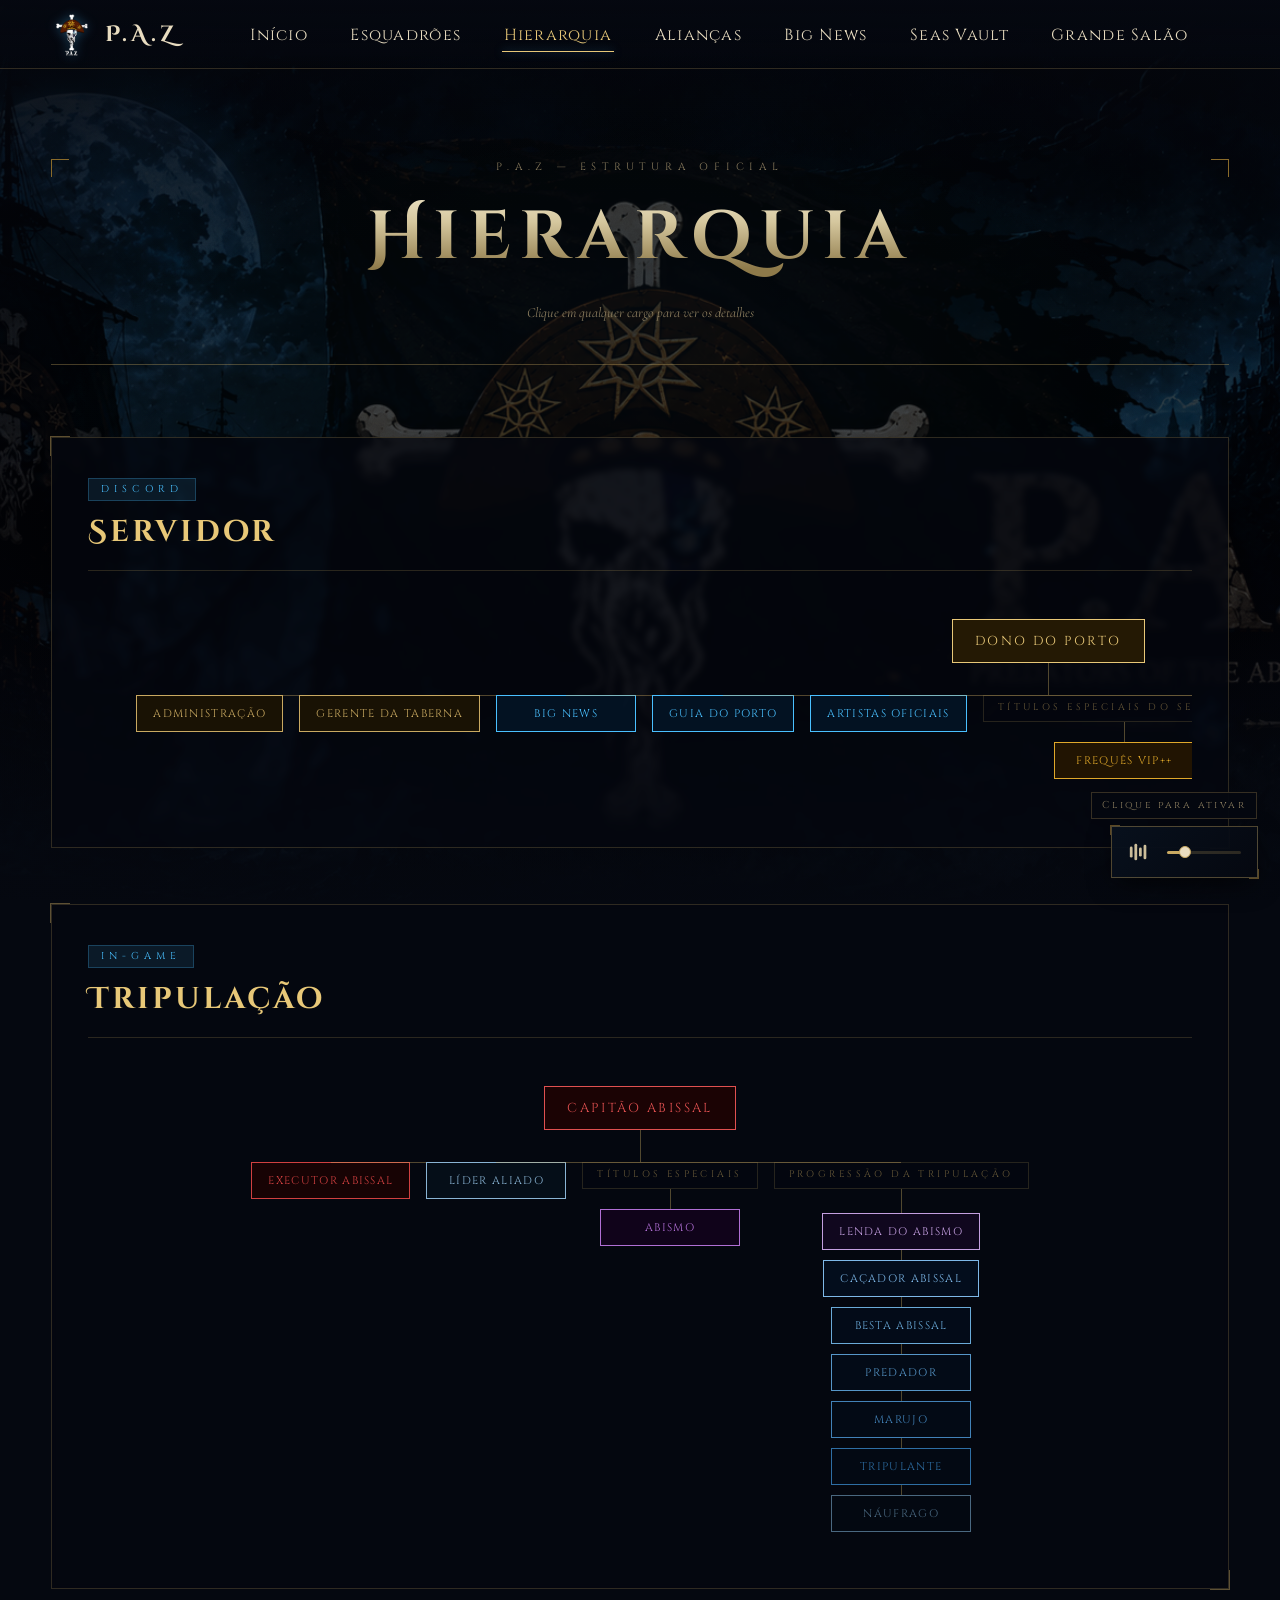
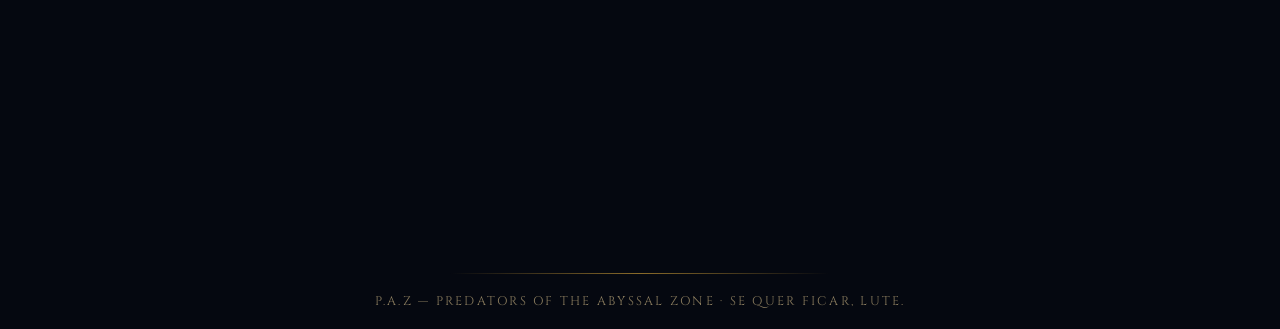
<file: pages/hierarquia.html>
<!DOCTYPE html>
<html lang="pt-BR">
<head>
  <meta charset="UTF-8" />
  <meta name="viewport" content="width=device-width, initial-scale=1.0" />
  <meta name="theme-color" content="#050810" />
  <title>Hierarquia · P.A.Z</title>
  <meta name="description" content="A cadeia de comando da P.A.Z: patentes, cargos e como subir de posto." />
  <meta property="og:type" content="website" />
  <meta property="og:site_name" content="P.A.Z — Predators of the Abyssal Zone" />
  <meta property="og:title" content="Hierarquia · P.A.Z" />
  <meta property="og:description" content="A cadeia de comando da P.A.Z: patentes, cargos e como subir de posto." />
  <meta property="og:url" content="https://p-a-z.onrender.com/pages/hierarquia.html" />
  <meta property="og:image" content="https://p-a-z.onrender.com/assets/images/logo-paz.png" />
  <meta name="twitter:card" content="summary" />
  <link rel="icon" type="image/png" href="../assets/images/logo-paz.png" />
  <link rel="preconnect" href="https://fonts.googleapis.com" />
  <link rel="preconnect" href="https://fonts.gstatic.com" crossorigin />
  <link href="https://fonts.googleapis.com/css2?family=Cinzel+Decorative:wght@400;700;900&family=Cinzel:wght@400;500;600;700&family=Cormorant+Garamond:ital,wght@0,300;0,400;0,500;0,600;1,300;1,400&display=swap" rel="stylesheet" />
  <link rel="stylesheet" href="../css/style.css" />
  <link rel="stylesheet" href="../css/responsive.css" />
  <style>
    /* =========================================================
       Hierarquia — dois organogramas + modal
       ========================================================= */

    .hier-page {
      max-width: 1300px;
      margin: 0 auto;
      padding: clamp(40px, 7vw, 90px) var(--gutter) 100px;
    }

    /* ---- Masthead ---- */
    .hier-masthead {
      text-align: center;
      margin-bottom: clamp(48px, 6vw, 72px);
      padding-bottom: clamp(24px, 4vw, 40px);
      border-bottom: 1px solid rgba(201,169,97,0.35);
      position: relative;
    }
    .hier-masthead__corner {
      position: absolute; width: 18px; height: 18px;
      border: 1px solid var(--gold-deep); pointer-events: none;
    }
    .hier-masthead__corner--tl { top:0; left:0; border-right:none; border-bottom:none; }
    .hier-masthead__corner--tr { top:0; right:0; border-left:none;  border-bottom:none; }
    .hier-masthead__eyebrow {
      font-family: var(--font-head); font-size: 10.5px;
      letter-spacing: 0.55em; color: var(--bone-dim);
      text-transform: uppercase; margin: 0 0 10px;
    }
    .hier-masthead__title {
      font-family: var(--font-display); font-size: clamp(36px,6vw,68px);
      font-weight: 700; letter-spacing: 0.12em; margin: 0 0 12px;
      background: linear-gradient(180deg, #f4ebd0 0%, #d5c79e 35%, #8e7a4a 80%);
      -webkit-background-clip: text; background-clip: text; -webkit-text-fill-color: transparent;
    }
    .hier-masthead__hint {
      font-family: var(--font-body); font-style: italic;
      font-size: 14px; color: var(--bone-dim); margin: 0;
    }

    /* ---- Seção de organograma ---- */
    .org-section {
      position: relative;
      background: rgba(5, 8, 16, 0.72);
      border: 1px solid rgba(201, 169, 97, 0.22);
      padding: clamp(20px, 3vw, 36px);
      margin-bottom: clamp(32px, 5vw, 56px);
      backdrop-filter: blur(3px);
      -webkit-backdrop-filter: blur(3px);
    }
    .org-section::before, .org-section::after {
      content: ''; position: absolute;
      width: 20px; height: 20px;
      border: 1.5px solid rgba(201, 169, 97, 0.45);
      pointer-events: none;
    }
    .org-section::before { top:-2px; left:-2px; border-right:none; border-bottom:none; }
    .org-section::after  { bottom:-2px; right:-2px; border-left:none; border-top:none; }

    .org-section__heading {
      margin-bottom: 24px;
      padding-bottom: 14px;
      border-bottom: 1px solid rgba(201,169,97,0.2);
    }
    .org-section__label {
      font-family: var(--font-head);
      font-size: 10px; letter-spacing: 0.5em;
      text-transform: uppercase; color: var(--ghost-cyan);
      background: rgba(74,192,255,0.1);
      border: 1px solid rgba(74,192,255,0.25);
      padding: 3px 12px; display: inline-block; margin-bottom: 8px;
    }
    .org-section__title {
      font-family: var(--font-display);
      font-size: clamp(22px,2.5vw,30px); font-weight: 700;
      letter-spacing: 0.1em; color: var(--gold-bright); margin: 0;
    }

    /* ---- Scroll horizontal ---- */
    .hier-scroll {
      overflow-x: auto;
      padding-bottom: 8px;
      scrollbar-width: thin;
      scrollbar-color: rgba(201,169,97,0.3) transparent;
    }
    .hier-scroll::-webkit-scrollbar { height: 4px; }
    .hier-scroll::-webkit-scrollbar-track { background: transparent; }
    .hier-scroll::-webkit-scrollbar-thumb { background: rgba(201,169,97,0.3); border-radius: 2px; }

    /* ---- Hint mobile ---- */
    .hier-scroll-hint {
      text-align:center; font-family:var(--font-head); font-size:9.5px;
      letter-spacing:0.3em; color:var(--bone-dim); text-transform:uppercase;
      margin-bottom:12px; display:none;
    }
    @media(max-width:860px){ .hier-scroll-hint{ display:block; } }

    /* =========================================================
       CSS Org Tree
       ========================================================= */
    .org-tree {
      min-width: max-content;
      padding: 4px 32px 12px;
    }

    /* UL = row of siblings */
    .org-tree ul {
      list-style: none;
      padding: 0; margin: 0;
      display: flex;
      justify-content: center;
      padding-top: 32px;
      position: relative;
    }

    /* Vertical line from parent down to horizontal bar */
    .org-tree ul::before {
      content: '';
      position: absolute;
      top: 0; left: 50%;
      height: 32px;
      border-left: 1px solid rgba(201,169,97,0.4);
    }

    /* Root UL has no top line */
    .org-tree > ul { padding-top: 0; }
    .org-tree > ul::before { display: none; }

    .org-tree li {
      list-style: none;
      padding: 0 8px;
      display: flex;
      flex-direction: column;
      align-items: center;
      position: relative;
    }

    /* Horizontal connector halves */
    .org-tree li::before,
    .org-tree li::after {
      content: '';
      position: absolute;
      top: 0;
      width: 50%;
      border-top: 1px solid rgba(201,169,97,0.4);
    }
    .org-tree li::before { right: 50%; }
    .org-tree li::after  { left:  50%; }

    /* Single child: no horizontal lines */
    .org-tree li:only-child::before,
    .org-tree li:only-child::after { display: none; }

    /* First/last child: cut half */
    .org-tree li:first-child::before,
    .org-tree li:last-child::after { display: none; }

    /* Single child needs shorter vertical line */
    .org-tree ul:has(> li:only-child) { padding-top: 20px; }
    .org-tree ul:has(> li:only-child)::before { height: 20px; }

    /* ---- Progressão VERTICAL ---- */
    .org-tree ul.vert {
      flex-direction: column;
      align-items: center;
      padding-top: 24px;
      gap: 0;
    }
    .org-tree ul.vert::before {
      height: 24px;
    }
    .org-tree ul.vert > li {
      padding: 0;
      flex-direction: column;
    }
    .org-tree ul.vert > li::before,
    .org-tree ul.vert > li::after { display: none; }
    /* Connector between vertical items */
    .org-tree ul.vert > li + li {
      position: relative;
      padding-top: 10px;
    }
    .org-tree ul.vert > li + li::before {
      content: '';
      display: block;
      position: absolute;
      top: 0; left: 50%;
      height: 10px;
      border-left: 1px solid rgba(201,169,97,0.4);
      border-top: none;
      width: 0;
    }

    /* =========================================================
       Nós
       ========================================================= */
    .node {
      display: inline-flex;
      align-items: center;
      justify-content: center;
      font-family: var(--font-head);
      font-size: 11px;
      letter-spacing: 0.12em;
      text-transform: uppercase;
      padding: 9px 16px;
      min-width: 140px;
      max-width: 210px;
      white-space: nowrap;
      border: 1px solid var(--node-color, var(--gold));
      background: var(--node-bg, rgba(8,17,30,0.9));
      color: var(--node-color, var(--bone));
      cursor: pointer;
      transition: filter 0.25s, transform 0.22s, box-shadow 0.25s;
      position: relative;
    }
    .node:hover {
      filter: brightness(1.18);
      transform: translateY(-2px);
      box-shadow: 0 6px 20px -6px rgba(0,0,0,0.9),
                  0 0 14px color-mix(in srgb, var(--node-color) 25%, transparent);
    }

    /* Rótulo de grupo (não clicável) */
    .node-group {
      display: inline-flex;
      align-items: center;
      justify-content: center;
      font-family: var(--font-head);
      font-size: 9.5px;
      letter-spacing: 0.36em;
      text-transform: uppercase;
      padding: 5px 14px;
      min-width: 130px;
      color: rgba(201,169,97,0.5);
      border: 1px solid rgba(201,169,97,0.18);
      background: rgba(5,8,16,0.3);
      pointer-events: none;
      white-space: nowrap;
    }

    /* ---- Paleta por categoria ---- */
    /* DISCORD */
    .n-porto   { --node-color:#e8c878; --node-bg:rgba(40,28,4,0.92);  font-size:13px; padding:11px 22px; letter-spacing:.18em; }
    .n-admin   { --node-color:#c9a961; --node-bg:rgba(28,20,4,0.92);  }
    .n-comm    { --node-color:#4ac0ff; --node-bg:rgba(4,20,36,0.92);  }
    .n-vip     { --node-color:#e0a82a; --node-bg:rgba(36,22,2,0.92);  }
    .n-tier    { --node-color:#8ea8b8; --node-bg:rgba(6,14,22,0.92);  }

    /* TRIPULAÇÃO */
    .n-command { --node-color:#e05050; --node-bg:rgba(30,4,4,0.92);   font-size:13px; padding:11px 22px; letter-spacing:.18em; }
    .n-cmd2    { --node-color:#d04040; --node-bg:rgba(26,4,4,0.92);   }
    .n-ally    { --node-color:#8ab4d4; --node-bg:rgba(6,16,26,0.92);  }
    .n-special { --node-color:#b06fd4; --node-bg:rgba(18,4,28,0.92);  }

    /* Progressão — 7 níveis */
    .n-p1 { --node-color:#c49fe0; --node-bg:rgba(18,8,32,0.92); }  /* Lenda */
    .n-p2 { --node-color:#7eb8e8; --node-bg:rgba(4,15,30,0.92); }  /* Caçador */
    .n-p3 { --node-color:#6aaad8; --node-bg:rgba(4,13,26,0.92); }  /* Veterano */
    .n-p4 { --node-color:#5696c8; --node-bg:rgba(4,12,24,0.92); }  /* Predador */
    .n-p5 { --node-color:#4282b8; --node-bg:rgba(4,11,22,0.92); }  /* Marujo */
    .n-p6 { --node-color:#2e6ea4; --node-bg:rgba(4,10,20,0.92); }  /* Tripulante */
    .n-p7 { --node-color:#4a6880; --node-bg:rgba(4,9,18,0.92);  }  /* Náufrago */

    /* =========================================================
       Modal
       ========================================================= */
    .hier-modal-backdrop {
      position: fixed; inset: 0; z-index: 500;
      background: rgba(5,8,16,0.88);
      display: flex; align-items: center; justify-content: center;
      padding: clamp(16px,4vw,48px);
      opacity: 0; pointer-events: none;
      transition: opacity 0.3s ease;
    }
    .hier-modal-backdrop.is-open { opacity: 1; pointer-events: all; }
    .hier-modal {
      position: relative; width: 100%; max-width: 620px;
      background:
        radial-gradient(ellipse 80% 40% at 50% 0%, rgba(30,69,102,0.18) 0%, transparent 70%),
        linear-gradient(180deg, rgba(8,17,30,0.99) 0%, rgba(5,8,16,1) 100%);
      border: 1px solid rgba(201,169,97,0.38);
      padding: clamp(24px,4vw,44px);
      transform: scale(0.96);
      transition: transform 0.35s cubic-bezier(0.2,0.8,0.2,1);
    }
    .hier-modal-backdrop.is-open .hier-modal { transform: scale(1); }
    .hier-modal::before,.hier-modal::after {
      content:''; position:absolute; width:22px; height:22px;
      border:1.5px solid var(--gold); pointer-events:none;
    }
    .hier-modal::before { top:-2px; left:-2px; border-right:none; border-bottom:none; }
    .hier-modal::after  { bottom:-2px; right:-2px; border-left:none; border-top:none; }

    .hier-modal__close {
      position:absolute; top:12px; right:12px;
      width:34px; height:34px;
      display:flex; align-items:center; justify-content:center;
      color:var(--bone-dim); border:1px solid rgba(201,169,97,0.2);
      background:rgba(5,8,16,0.7); font-size:16px;
      transition:color .25s, border-color .25s;
    }
    .hier-modal__close:hover { color:var(--gold-bright); border-color:var(--gold-bright); }
    .hier-modal__category {
      font-family:var(--font-head); font-size:10px; letter-spacing:0.4em;
      text-transform:uppercase; color:var(--ghost-cyan);
      background:rgba(74,192,255,0.1); border:1px solid rgba(74,192,255,0.28);
      padding:3px 12px; display:inline-block; margin-bottom:16px;
    }
    .hier-modal__title {
      font-family:var(--font-display); font-size:clamp(22px,3vw,34px);
      font-weight:700; letter-spacing:0.08em;
      color:var(--modal-nc, var(--gold-bright));
      margin:0 0 18px;
    }
    .hier-modal__divider {
      height:1px;
      background:linear-gradient(90deg,transparent,var(--gold-deep),transparent);
      margin-bottom:20px;
    }
    .hier-modal__desc {
      font-family:var(--font-body); font-size:clamp(15.5px,1.4vw,17.5px);
      color:var(--text); line-height:1.75; margin:0;
    }

    /* ---- Membros do cargo ---- */
    .hier-modal__members {
      margin-top: 20px;
      padding-top: 16px;
      border-top: 1px solid rgba(201,169,97,0.18);
    }
    .hier-modal__members-label {
      font-family: var(--font-head);
      font-size: 10px;
      letter-spacing: 0.42em;
      text-transform: uppercase;
      color: var(--bone-dim);
      margin: 0 0 12px;
    }
    .hier-members-list {
      display: flex;
      flex-wrap: wrap;
      gap: 10px;
    }
    .hier-member {
      display: flex;
      flex-direction: column;
      align-items: flex-start;
      gap: 2px;
    }
    .hier-member__handle {
      font-family: var(--font-head);
      font-size: 12px;
      letter-spacing: 0.16em;
      color: var(--ghost-cyan);
      background: rgba(74,192,255,0.1);
      border: 1px solid rgba(74,192,255,0.28);
      padding: 4px 12px;
      white-space: nowrap;
    }
    .hier-member__alt {
      font-family: var(--font-head);
      font-size: 10px;
      letter-spacing: 0.12em;
      color: var(--bone-dim);
      padding: 0 12px;
    }
    .hier-member__role {
      font-family: var(--font-body);
      font-style: italic;
      font-size: 12px;
      color: var(--bone-dim);
      padding: 0 12px;
    }
  </style>
</head>
<body data-page="hierarquia">

  <div class="page-transition" id="pageTransition" aria-hidden="true"></div>
  <div class="atmosphere" aria-hidden="true">
    <div class="atmosphere__vignette"></div>
    <div class="atmosphere__grain"></div>
    <div class="atmosphere__bg"></div>
  </div>

  <header class="site-header">
    <div class="site-header__inner">
      <a href="../index.html" class="brand" data-link>
        <img src="../assets/images/logo-paz.png" alt="" class="brand__logo" />
        <span class="brand__name">P.A.Z</span>
      </a>
      <nav class="nav" aria-label="Navegação principal">
        <ul class="nav__list">
          <li><a href="../index.html"                        class="nav__link" data-link>Início</a></li>
          <li><a href="esquadroes.html"   class="nav__link" data-link>Esquadrões</a></li>
          <li><a href="hierarquia.html"   class="nav__link" data-link>Hierarquia</a></li>
          <li><a href="aliancas.html"     class="nav__link" data-link>Alianças</a></li>
          <li><a href="big-news.html"     class="nav__link" data-link>Big News</a></li>
          <li><a href="vault.html"        class="nav__link" data-link>Seas Vault</a></li>
          <li><a href="grande-salao.html" class="nav__link" data-link>Grande Salão</a></li>
        </ul>
      </nav>
      <button class="nav-toggle" aria-label="Abrir menu" aria-expanded="false" id="navToggle">
        <span></span><span></span><span></span>
      </button>
    </div>
  </header>

  <main class="hier-page">

    <header class="hier-masthead">
      <span class="hier-masthead__corner hier-masthead__corner--tl"></span>
      <span class="hier-masthead__corner hier-masthead__corner--tr"></span>
      <p class="hier-masthead__eyebrow">P.A.Z — Estrutura Oficial</p>
      <h1 class="hier-masthead__title">Hierarquia</h1>
      <p class="hier-masthead__hint">Clique em qualquer cargo para ver os detalhes</p>
    </header>

    <!-- ======================================================
         ORGANOGRAMA 1 — DISCORD / SERVIDOR
         ====================================================== -->
    <section class="org-section">
      <div class="org-section__heading">
        <span class="org-section__label">Discord</span>
        <h2 class="org-section__title">Servidor</h2>
      </div>
      <p class="hier-scroll-hint">Deslize para ver o organograma completo →</p>
      <div class="hier-scroll">
        <div class="org-tree">
          <ul>
            <li>
              <button class="node n-porto" data-role="dono-do-porto">Dono do Porto</button>
              <ul>
                <li><button class="node n-admin" data-role="administracao">Administração</button></li>
                <li><button class="node n-admin" data-role="gerente-da-taberna">Gerente da Taberna</button></li>
                <li><button class="node n-comm"  data-role="big-news">Big News</button></li>
                <li><button class="node n-comm"  data-role="guia-do-porto">Guia do Porto</button></li>
                <li><button class="node n-comm"  data-role="artistas-oficiais">Artistas Oficiais</button></li>
                <li>
                  <span class="node-group">Títulos Especiais do Servidor</span>
                  <ul>
                    <li><button class="node n-vip" data-role="vip">Frequês VIP++</button></li>
                  </ul>
                </li>
                <li>
                  <span class="node-group">Identificação</span>
                  <ul>
                    <li><button class="node n-tier" data-role="membro-paz">Membro P.A.Z</button></li>
                    <li><button class="node n-ally" data-role="membro-alianca">Membro da Aliança</button></li>
                  </ul>
                </li>
                <li>
                  <span class="node-group">Tiers de Entrada</span>
                  <ul>
                    <li><button class="node n-tier" data-role="tripulante">Tripulante</button></li>
                    <li><button class="node n-tier" data-role="naufrago">Náufrago</button></li>
                  </ul>
                </li>
              </ul>
            </li>
          </ul>
        </div>
      </div>
    </section>

    <!-- ======================================================
         ORGANOGRAMA 2 — TRIPULAÇÃO
         ====================================================== -->
    <section class="org-section">
      <div class="org-section__heading">
        <span class="org-section__label">In-Game</span>
        <h2 class="org-section__title">Tripulação</h2>
      </div>
      <p class="hier-scroll-hint">Deslize para ver o organograma completo →</p>
      <div class="hier-scroll">
        <div class="org-tree">
          <ul>
            <li>
              <button class="node n-command" data-role="capitao-abissal">Capitão Abissal</button>
              <ul>
                <li><button class="node n-cmd2" data-role="executor-abissal">Executor Abissal</button></li>
                <li><button class="node n-ally" data-role="lider-aliado">Líder Aliado</button></li>
                <li>
                  <span class="node-group">Títulos Especiais</span>
                  <ul>
                    <li><button class="node n-special" data-role="abismo">Abismo</button></li>
                  </ul>
                </li>
                <li>
                  <span class="node-group">Progressão da Tripulação</span>
                  <ul class="vert">
                    <li><button class="node n-p1" data-role="lenda-do-abismo">Lenda do Abismo</button></li>
                    <li><button class="node n-p2" data-role="cacador-abissal">Caçador Abissal</button></li>
                    <li><button class="node n-p3" data-role="besta-abissal">Besta Abissal</button></li>
                    <li><button class="node n-p4" data-role="predador">Predador</button></li>
                    <li><button class="node n-p5" data-role="marujo">Marujo</button></li>
                    <li><button class="node n-p6" data-role="tripulante">Tripulante</button></li>
                    <li><button class="node n-p7" data-role="naufrago">Náufrago</button></li>
                  </ul>
                </li>
              </ul>
            </li>
          </ul>
        </div>
      </div>
    </section>

    <!-- Modal compartilhado -->
    <div class="hier-modal-backdrop" id="hierModal" role="dialog" aria-modal="true" aria-labelledby="hierModalTitle">
      <div class="hier-modal">
        <button class="hier-modal__close" id="hierModalClose" aria-label="Fechar">✕</button>
        <div class="hier-modal__category" id="hierModalCat"></div>
        <h2 class="hier-modal__title" id="hierModalTitle"></h2>
        <div class="hier-modal__divider"></div>
        <p class="hier-modal__desc" id="hierModalDesc"></p>
        <div class="hier-modal__members" id="hierModalMembers" style="display:none">
          <p class="hier-modal__members-label">Membros</p>
          <div class="hier-members-list" id="hierMembersList"></div>
        </div>
      </div>
    </div>

  </main>

  <footer class="site-footer">
    <div class="site-footer__line"></div>
    <p>P.A.Z — Predators of the Abyssal Zone · Se quer ficar, lute.</p>
  </footer>

  <audio id="bgAudio" loop preload="none" src="../assets/audio/bg.mp3"></audio>
  <div class="audio-player" id="audioPlayer" role="region" aria-label="Controle de música">
    <span class="audio-player__hint">Clique para ativar</span>
    <button class="audio-player__toggle" id="audioToggle" aria-label="Mutar música">
      <svg class="audio-icon audio-icon--playing" viewBox="0 0 24 24" width="22" height="22" fill="none" aria-hidden="true">
        <rect class="audio-bar" x="2"  y="6"  width="3" height="12" rx="1.5" fill="currentColor"/>
        <rect class="audio-bar" x="7"  y="3"  width="3" height="18" rx="1.5" fill="currentColor"/>
        <rect class="audio-bar" x="12" y="7"  width="3" height="10" rx="1.5" fill="currentColor"/>
        <rect class="audio-bar" x="17" y="4"  width="3" height="16" rx="1.5" fill="currentColor"/>
      </svg>
      <svg class="audio-icon audio-icon--muted" viewBox="0 0 24 24" width="22" height="22" fill="none" stroke="currentColor" stroke-width="1.8" stroke-linecap="round" aria-hidden="true">
        <path d="M11 5L6 9H2v6h4l5 4V5z"/>
        <line x1="23" y1="9" x2="17" y2="15"/>
        <line x1="17" y1="9" x2="23" y2="15"/>
      </svg>
    </button>
    <div class="audio-player__slider-wrap">
      <input type="range" class="audio-player__slider" id="volumeSlider" min="0" max="1" step="0.02" value="0.2" aria-label="Volume">
    </div>
  </div>

  <script src="../js/main.js" defer></script>
  <script src="../js/vault.js" defer></script>
  <script src="../js/aliancas.js" defer></script>
  <script src="../js/hierarquia.js" defer></script>
</body>
</html>
</file>
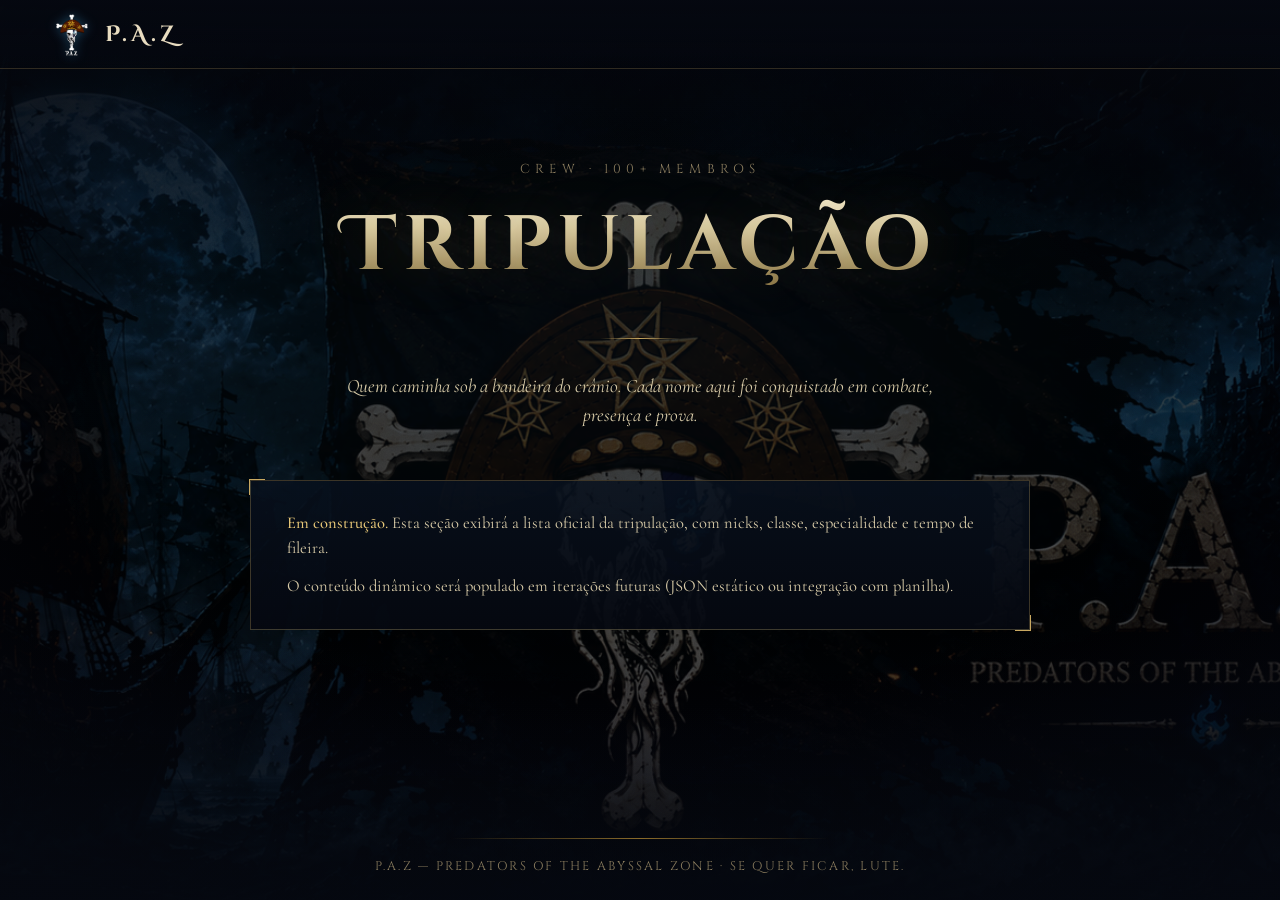
<file: pages/tripulacao.html>
<!DOCTYPE html>
<html lang="pt-BR">
<head>
  <meta charset="UTF-8" />
  <meta name="viewport" content="width=device-width, initial-scale=1.0" />
  <meta name="theme-color" content="#050810" />
  <title>Tripulação · P.A.Z</title>
  <meta name="description" content="Os membros que navegam sob a bandeira da P.A.Z." />
  <meta property="og:type" content="website" />
  <meta property="og:site_name" content="P.A.Z — Predators of the Abyssal Zone" />
  <meta property="og:title" content="Tripulação · P.A.Z" />
  <meta property="og:description" content="Os membros que navegam sob a bandeira da P.A.Z." />
  <meta property="og:url" content="https://p-a-z.onrender.com/pages/tripulacao.html" />
  <meta property="og:image" content="https://p-a-z.onrender.com/assets/images/logo-paz.png" />
  <meta name="twitter:card" content="summary" />
  <link rel="icon" type="image/png" href="../assets/images/logo-paz.png" />
  <link rel="preconnect" href="https://fonts.googleapis.com" />
  <link rel="preconnect" href="https://fonts.gstatic.com" crossorigin />
  <link href="https://fonts.googleapis.com/css2?family=Cinzel+Decorative:wght@400;700;900&family=Cinzel:wght@400;500;600;700&family=Cormorant+Garamond:ital,wght@0,300;0,400;0,500;0,600;1,300;1,400&display=swap" rel="stylesheet" />
  <link rel="stylesheet" href="../css/style.css" />
  <link rel="stylesheet" href="../css/responsive.css" />
</head>
<body data-page="tripulacao">

  <svg class="svg-defs" aria-hidden="true" focusable="false">
    <defs>
      <filter id="liquid-distort" x="-10%" y="-10%" width="120%" height="120%">
        <feTurbulence type="fractalNoise" baseFrequency="0.018 0.028" numOctaves="2" seed="7" result="noise"/>
        <feDisplacementMap in="SourceGraphic" in2="noise" scale="14" xChannelSelector="R" yChannelSelector="G"/>
      </filter>
    </defs>
  </svg>

  <div class="page-transition" id="pageTransition" aria-hidden="true">
    <span class="ink ink--tl"></span>
    <span class="ink ink--tr"></span>
    <span class="ink ink--bl"></span>
    <span class="ink ink--br"></span>
  </div>

  <div class="atmosphere" aria-hidden="true">
    <div class="atmosphere__vignette"></div>
    <div class="atmosphere__grain"></div>
    <div class="atmosphere__bg"></div>
  </div>

  <header class="site-header">
    <div class="site-header__inner">
      <a href="../index.html" class="brand" data-link>
        <img src="../assets/images/logo-paz.png" alt="" class="brand__logo" />
        <span class="brand__name">P.A.Z</span>
      </a>
    </div>
  </header>

  <main class="inner-page">
    <header class="inner-page__header">
      <p class="inner-page__eyebrow">Crew · 100+ membros</p>
      <h1 class="inner-page__title">Tripulação</h1>
      <div class="inner-page__divider" aria-hidden="true"></div>
      <p class="inner-page__lede">Quem caminha sob a bandeira do crânio. Cada nome aqui foi conquistado em combate, presença e prova.</p>
    </header>

    <section class="placeholder-block">
      <p><strong>Em construção.</strong> Esta seção exibirá a lista oficial da tripulação, com nicks, classe, especialidade e tempo de fileira.</p>
      <p>O conteúdo dinâmico será populado em iterações futuras (JSON estático ou integração com planilha).</p>
    </section>
  </main>

  <footer class="site-footer">
    <div class="site-footer__line"></div>
    <p>P.A.Z — Predators of the Abyssal Zone · Se quer ficar, lute.</p>
  </footer>

  <script src="../js/main.js" defer></script>
</body>
</html>
</file>
<file: css/style.css>
/* =========================================================
   P.A.Z — Predators of the Abyssal Zone
   style.css — sistema visual completo
   ========================================================= */

/* ----- Reset / base ----- */
*, *::before, *::after { box-sizing: border-box; }
html, body { margin: 0; padding: 0; }
img { display: block; max-width: 100%; }
button { font: inherit; cursor: pointer; border: none; background: none; color: inherit; }
a { color: inherit; text-decoration: none; }
ul { list-style: none; padding: 0; margin: 0; }

/* ----- Tokens ----- */
:root {
  /* Cores — abismo */
  --abyss-black: #050810;
  --abyss-deep:  #08111e;
  --abyss-mid:   #0d1f33;
  --abyss-blue:  #122a44;
  --storm-blue:  #1e4566;

  /* Cores — luminância */
  --bone:        #e8dcc0;
  --bone-soft:   #cdbe9a;
  --bone-dim:    #8a7c5e;
  --gold:        #c9a961;
  --gold-bright: #e8c878;
  --gold-deep:   #8a6b2a;

  /* Brilho eldritch (olho do crânio) */
  --ghost-cyan:  #4ac0ff;
  --ghost-glow:  rgba(74, 192, 255, 0.55);

  /* Texto */
  --text:        #d8cba8;
  --text-dim:    #9a8e6e;

  /* Tipografia */
  --font-display: "Cinzel Decorative", "Cinzel", serif;
  --font-head:    "Cinzel", "Trajan Pro", serif;
  --font-body:    "Cormorant Garamond", "EB Garamond", Georgia, serif;

  /* Sombras */
  --shadow-deep: 0 24px 60px -20px rgba(0, 0, 0, 0.9);

  /* Layout */
  --max-w: 1380px;
  --gutter: clamp(20px, 4vw, 56px);
  --radius: 6px;
}

html, body {
  background: var(--abyss-black);
  color: var(--text);
  font-family: var(--font-body);
  font-size: 17px;
  line-height: 1.55;
  min-height: 100vh;
  overflow-x: hidden;
  font-weight: 400;
}

body {
  position: relative;
  isolation: isolate;
  animation: pageFadeIn 1.5s ease both;
}

@keyframes pageFadeIn {
  from { opacity: 0; }
  to   { opacity: 1; }
}

.svg-defs {
  position: absolute;
  width: 0; height: 0;
  pointer-events: none;
}

/* ===========================================================
   Atmosfera de fundo (bg + vinheta + grão)
   =========================================================== */
.atmosphere {
  position: fixed;
  inset: 0;
  z-index: -1;
  pointer-events: none;
  overflow: hidden;
}

.atmosphere__bg {
  position: absolute;
  inset: 0;
  background:
    radial-gradient(ellipse 80% 60% at 50% 35%, rgba(30, 69, 102, 0.35) 0%, transparent 70%),
    url("../assets/images/bg-paz-fleet.png") center 25% / cover no-repeat,
    var(--abyss-black);
  opacity: 0.85;
  filter: saturate(1.05) brightness(0.85);
}

.atmosphere__vignette {
  position: absolute;
  inset: 0;
  z-index: 2;
  background:
    radial-gradient(ellipse 90% 70% at 50% 50%, transparent 40%, var(--abyss-black) 100%),
    linear-gradient(180deg, rgba(5, 8, 16, 0.55) 0%, transparent 18%, transparent 70%, rgba(5, 8, 16, 0.9) 100%);
  pointer-events: none;
}

.atmosphere__grain {
  position: absolute;
  inset: 0;
  z-index: 3;
  opacity: 0.45;
  pointer-events: none;
  background-image: url("data:image/svg+xml;utf8,<svg xmlns='http://www.w3.org/2000/svg' width='200' height='200'><filter id='n'><feTurbulence type='fractalNoise' baseFrequency='0.9' numOctaves='2' stitchTiles='stitch'/><feColorMatrix values='0 0 0 0 0  0 0 0 0 0  0 0 0 0 0  0 0 0 0.4 0'/></filter><rect width='100%' height='100%' filter='url(%23n)' opacity='0.55'/></svg>");
  mix-blend-mode: overlay;
}


/* ===========================================================
   Fundo escuro em páginas internas (não-home)
   body[data-page] é atualizado pelo router SPA e pelo data-page
   de cada página acessada diretamente.
   =========================================================== */
body[data-page]:not([data-page="home"]) .atmosphere__bg {
  filter: saturate(0.9) brightness(0.38);
}
body[data-page]:not([data-page="home"]) .atmosphere__vignette {
  opacity: 1.0;
}

/* ===========================================================
   Header / Nav
   =========================================================== */
.site-header {
  position: sticky;
  top: 0;
  z-index: 100;
  padding: 14px var(--gutter) 12px;
  background: linear-gradient(180deg, rgba(5, 8, 16, 0.92) 0%, rgba(5, 8, 16, 0.6) 80%, transparent 100%);
  border-bottom: 1px solid rgba(201, 169, 97, 0.22);
}

.site-header__inner {
  max-width: var(--max-w);
  margin: 0 auto;
  display: flex;
  align-items: center;
  gap: 32px;
  position: relative;
}

.brand {
  display: flex;
  align-items: center;
  gap: 12px;
  flex-shrink: 0;
  transition: filter 0.3s ease;
}

.brand:hover { filter: drop-shadow(0 0 14px var(--ghost-glow)); }

.brand__logo {
  width: 42px;
  height: 42px;
  object-fit: contain;
  filter: drop-shadow(0 0 6px rgba(74, 192, 255, 0.35));
}

.brand__name {
  font-family: var(--font-display);
  font-weight: 700;
  color: var(--bone);
  font-size: 22px;
  letter-spacing: 0.18em;
}

.nav { flex: 1; }

.nav__list {
  display: flex;
  align-items: center;
  justify-content: center;
  gap: clamp(18px, 3vw, 48px);
}

.nav__link {
  font-family: var(--font-head);
  font-size: 16px;
  letter-spacing: 0.08em;
  color: var(--bone);
  padding: 8px 2px;
  position: relative;
  transition: color 0.3s ease;
}

.nav__link::after {
  content: "";
  position: absolute;
  left: 0; right: 0;
  bottom: 2px;
  height: 1px;
  background: var(--gold-bright);
  transform: scaleX(0);
  transform-origin: center;
  transition: transform 0.35s ease;
  box-shadow: 0 0 8px var(--ghost-glow);
}

.nav__link:hover,
.nav__link.is-active {
  color: var(--gold-bright);
}

.nav__link:hover::after,
.nav__link.is-active::after {
  transform: scaleX(1);
}

/* Botão hamburguer mobile */
.nav-toggle {
  display: none;
  flex-direction: column;
  gap: 5px;
  padding: 10px;
  z-index: 110;
}

.nav-toggle span {
  display: block;
  width: 26px;
  height: 2px;
  background: var(--bone);
  transition: transform 0.3s ease, opacity 0.3s ease;
}

.nav-toggle.is-open span:nth-child(1) { transform: translateY(7px) rotate(45deg); }
.nav-toggle.is-open span:nth-child(2) { opacity: 0; }
.nav-toggle.is-open span:nth-child(3) { transform: translateY(-7px) rotate(-45deg); }

/* ===========================================================
   Hero
   =========================================================== */
.hero {
  max-width: var(--max-w);
  margin: 0 auto;
  padding: clamp(30px, 6vw, 70px) var(--gutter) 60px;
}

.hero__container {
  display: grid;
  grid-template-columns: minmax(0, 1.55fr) minmax(320px, 0.85fr);
  gap: clamp(28px, 4vw, 60px);
  align-items: start;
}

.hero__main {
  padding-top: 10px;
}

/* ----- Título P.A.Z ----- */
.display-title {
  font-family: var(--font-display);
  font-weight: 900;
  font-size: clamp(80px, 13vw, 200px);
  line-height: 0.85;
  margin: 0;
  letter-spacing: 0.02em;
  color: var(--bone);
  /* Efeito "esculpido em pedra/osso" */
  background:
    linear-gradient(180deg, #f4ebd0 0%, #d5c79e 35%, #8e7a4a 70%, #5d4f2a 100%);
  -webkit-background-clip: text;
  background-clip: text;
  -webkit-text-fill-color: transparent;
  text-shadow:
    0 2px 0 rgba(0, 0, 0, 0.6),
    0 0 60px rgba(232, 200, 120, 0.18);
  filter: drop-shadow(0 6px 18px rgba(0, 0, 0, 0.8));
  position: relative;
  animation: titleReveal 1.4s cubic-bezier(0.16, 1, 0.3, 1) both;
}

.display-title__dot {
  display: inline-block;
  vertical-align: baseline;
  font-size: 0.6em;
  margin: 0 -0.05em;
  color: var(--gold);
  -webkit-text-fill-color: var(--gold-bright);
}

@keyframes titleReveal {
  0%   { opacity: 0; transform: translateY(24px); filter: blur(8px) drop-shadow(0 6px 18px rgba(0, 0, 0, 0.8)); }
  100% { opacity: 1; transform: translateY(0);    filter: blur(0)   drop-shadow(0 6px 18px rgba(0, 0, 0, 0.8)); }
}

.display-subtitle {
  font-family: var(--font-head);
  font-size: clamp(15px, 1.6vw, 22px);
  letter-spacing: 0.32em;
  color: var(--bone-soft);
  text-transform: uppercase;
  margin: 18px 0 0;
  opacity: 0;
  animation: fadeUp 1.1s 0.4s cubic-bezier(0.16, 1, 0.3, 1) forwards;
}

.display-tagline {
  font-family: var(--font-body);
  font-style: italic;
  font-size: clamp(17px, 1.4vw, 21px);
  color: var(--text);
  margin: 28px 0 0;
  max-width: 540px;
  opacity: 0;
  animation: fadeUp 1.1s 0.7s cubic-bezier(0.16, 1, 0.3, 1) forwards;
}

@keyframes fadeUp {
  from { opacity: 0; transform: translateY(14px); }
  to   { opacity: 1; transform: translateY(0); }
}

/* ----- Botão CTA "Alistar-se à Tripulação" ----- */
.cta-btn {
  display: inline-block;
  margin-top: 42px;
  padding: 18px 56px;
  position: relative;
  font-family: var(--font-head);
  font-size: 17px;
  letter-spacing: 0.22em;
  color: var(--bone);
  text-transform: uppercase;
  border: 1px solid rgba(201, 169, 97, 0.45);
  background:
    linear-gradient(180deg, rgba(18, 42, 68, 0.55) 0%, rgba(8, 17, 30, 0.7) 100%);
  transition: color 0.35s ease, border-color 0.35s ease, background 0.35s ease, box-shadow 0.35s ease;
  opacity: 0;
  animation: fadeUp 1.1s 1s cubic-bezier(0.16, 1, 0.3, 1) forwards;
  overflow: visible;
}

.cta-btn::before {
  content: "";
  position: absolute;
  inset: 4px;
  border: 1px solid rgba(201, 169, 97, 0.22);
  pointer-events: none;
  transition: inset 0.35s ease, border-color 0.35s ease;
}

.cta-btn__corner {
  position: absolute;
  width: 14px; height: 14px;
  border: 1.5px solid var(--gold);
  pointer-events: none;
  transition: width 0.35s ease, height 0.35s ease, border-color 0.35s ease;
}
.cta-btn__corner--tl { top: -2px; left: -2px; border-right: none; border-bottom: none; }
.cta-btn__corner--tr { top: -2px; right: -2px; border-left: none; border-bottom: none; }
.cta-btn__corner--bl { bottom: -2px; left: -2px; border-right: none; border-top: none; }
.cta-btn__corner--br { bottom: -2px; right: -2px; border-left: none; border-top: none; }

.cta-btn__label { position: relative; z-index: 1; }

.cta-btn:hover {
  color: var(--gold-bright);
  border-color: var(--gold-bright);
  background:
    linear-gradient(180deg, rgba(30, 69, 102, 0.75) 0%, rgba(13, 31, 51, 0.85) 100%);
  box-shadow:
    inset 0 0 24px rgba(74, 192, 255, 0.15),
    0 0 28px rgba(74, 192, 255, 0.25);
}

.cta-btn:hover .cta-btn__corner {
  width: 20px;
  height: 20px;
  border-color: var(--gold-bright);
}

/* ----- Feature cards (PvPvE / Boss Grind / Esquadrões) ----- */
.feature-cards {
  display: grid;
  grid-template-columns: repeat(3, 1fr);
  gap: 18px;
  margin-top: 56px;
  opacity: 0;
  animation: fadeUp 1.1s 1.3s cubic-bezier(0.16, 1, 0.3, 1) forwards;
}

.feature-card {
  display: flex;
  align-items: flex-start;
  gap: 14px;
  padding: 18px 18px 18px 16px;
  position: relative;
  background: linear-gradient(135deg, rgba(13, 31, 51, 0.65) 0%, rgba(8, 17, 30, 0.85) 100%);
  border: 1px solid rgba(201, 169, 97, 0.28);
  border-radius: 3px;
  transition: border-color 0.35s ease, transform 0.35s ease, box-shadow 0.35s ease;
}

.feature-card::before,
.feature-card::after {
  content: "";
  position: absolute;
  width: 10px; height: 10px;
  border: 1px solid var(--gold);
  pointer-events: none;
}
.feature-card::before { top: -1px; left: -1px; border-right: none; border-bottom: none; }
.feature-card::after  { bottom: -1px; right: -1px; border-left: none; border-top: none; }

.feature-card:hover {
  border-color: var(--gold-bright);
  transform: translateY(-3px);
  box-shadow: 0 14px 30px -10px rgba(0, 0, 0, 0.8), inset 0 0 24px rgba(74, 192, 255, 0.08);
}

.feature-card__icon {
  flex-shrink: 0;
  color: var(--bone);
  opacity: 0.85;
  filter: drop-shadow(0 0 6px rgba(74, 192, 255, 0.2));
}

.feature-card__title {
  font-family: var(--font-head);
  font-size: 20px;
  font-weight: 600;
  letter-spacing: 0.06em;
  color: var(--gold-bright);
  margin: 0 0 4px;
}

.feature-card__text {
  font-family: var(--font-body);
  font-size: 15.5px;
  color: var(--text-dim);
  margin: 0;
  line-height: 1.4;
}

/* ===========================================================
   Summary card (Resumo da Tripulação)
   =========================================================== */
.summary-card {
  align-self: start;
  position: relative;
}

.ornate-frame {
  position: relative;
  padding: 28px 26px 32px;
  background:
    linear-gradient(180deg, rgba(8, 17, 30, 0.92) 0%, rgba(5, 8, 16, 0.96) 100%);
  border: 1px solid rgba(201, 169, 97, 0.35);
  box-shadow:
    var(--shadow-deep),
    inset 0 0 40px rgba(74, 192, 255, 0.04);
}

.ornate-frame::before {
  content: "";
  position: absolute;
  inset: 6px;
  border: 1px solid rgba(201, 169, 97, 0.18);
  pointer-events: none;
}

.ornate-frame__corner {
  position: absolute;
  width: 22px; height: 22px;
  border: 1.5px solid var(--gold);
  pointer-events: none;
}
.ornate-frame__corner--tl { top: -3px; left: -3px; border-right: none; border-bottom: none; }
.ornate-frame__corner--tr { top: -3px; right: -3px; border-left: none; border-bottom: none; }
.ornate-frame__corner--bl { bottom: -3px; left: -3px; border-right: none; border-top: none; }
.ornate-frame__corner--br { bottom: -3px; right: -3px; border-left: none; border-top: none; }

.summary-card__title {
  font-family: var(--font-display);
  font-size: 22px;
  font-weight: 700;
  letter-spacing: 0.14em;
  color: var(--gold-bright);
  text-align: center;
  margin: 0;
}

.summary-card__divider {
  height: 14px;
  margin: 10px 0 16px;
  position: relative;
}

.summary-card__divider::before,
.summary-card__divider::after {
  content: "";
  position: absolute;
  top: 50%;
  width: 38%;
  height: 1px;
  background: linear-gradient(90deg, transparent, var(--gold), transparent);
}
.summary-card__divider::before { left: 0; }
.summary-card__divider::after  { right: 0; }

.summary-card__divider {
  display: flex;
  align-items: center;
  justify-content: center;
}
.summary-card__divider::before { position: absolute; left: 0; }
.summary-card__divider::after  { position: absolute; right: 0; }

.summary-card__sigil {
  display: flex;
  justify-content: center;
  margin: 4px 0 22px;
}

.summary-card__sigil img {
  width: 150px;
  height: auto;
  filter:
    drop-shadow(0 0 24px rgba(74, 192, 255, 0.28))
    drop-shadow(0 8px 14px rgba(0, 0, 0, 0.7));
  animation: floatGlow 6s ease-in-out infinite;
}

@keyframes floatGlow {
  0%, 100% { transform: translateY(0); filter: drop-shadow(0 0 24px rgba(74, 192, 255, 0.28)) drop-shadow(0 8px 14px rgba(0, 0, 0, 0.7)); }
  50%      { transform: translateY(-5px); filter: drop-shadow(0 0 36px rgba(74, 192, 255, 0.42)) drop-shadow(0 14px 20px rgba(0, 0, 0, 0.8)); }
}

.summary-card__list {
  margin: 0;
  display: flex;
  flex-direction: column;
  gap: 10px;
}

.summary-row {
  display: grid;
  grid-template-columns: 105px 1fr;
  gap: 12px;
  padding: 6px 0;
  border-top: 1px solid rgba(201, 169, 97, 0.12);
  font-family: var(--font-body);
  font-size: 15.5px;
}
.summary-row:first-of-type { border-top: none; }

.summary-row dt {
  color: var(--bone-soft);
  display: flex;
  align-items: center;
  gap: 8px;
  font-weight: 500;
}

.summary-row__icon {
  color: var(--gold);
  font-size: 15px;
  width: 16px;
  display: inline-block;
  text-align: center;
}

.summary-row dd {
  margin: 0;
  color: var(--bone);
}

.summary-row--motto dd {
  color: var(--gold-bright);
  font-style: italic;
  font-size: 15px;
  line-height: 1.4;
}

/* ===========================================================
   Sobre Nós (home)
   =========================================================== */
.about-us {
  margin-top: clamp(72px, 10vw, 120px);
}

.about-us__wrap {
  max-width: 1060px;
  margin: 0 auto;
}

.about-us__panel {
  position: relative;
  padding: clamp(36px, 5vw, 56px) clamp(28px, 4vw, 52px) clamp(40px, 5vw, 56px);
  background:
    radial-gradient(ellipse 90% 55% at 50% 0%, rgba(30, 69, 102, 0.22) 0%, transparent 68%),
    linear-gradient(180deg, rgba(8, 17, 30, 0.92) 0%, rgba(5, 8, 16, 0.97) 100%);
  border: 1px solid rgba(201, 169, 97, 0.35);
  box-shadow:
    var(--shadow-deep),
    inset 0 0 48px rgba(74, 192, 255, 0.04);
}

.about-us__panel::before {
  content: "";
  position: absolute;
  inset: 7px;
  border: 1px solid rgba(201, 169, 97, 0.16);
  pointer-events: none;
}

.about-us__corner {
  position: absolute;
  width: 24px;
  height: 24px;
  border: 1.5px solid var(--gold);
  pointer-events: none;
  z-index: 1;
}
.about-us__corner--tl { top: -2px; left: -2px; border-right: none; border-bottom: none; }
.about-us__corner--tr { top: -2px; right: -2px; border-left: none; border-bottom: none; }
.about-us__corner--bl { bottom: -2px; left: -2px; border-right: none; border-top: none; }
.about-us__corner--br { bottom: -2px; right: -2px; border-left: none; border-top: none; }

.about-us__header {
  text-align: center;
  margin-bottom: clamp(28px, 4vw, 40px);
}

.about-us__eyebrow {
  font-family: var(--font-head);
  font-size: 11px;
  letter-spacing: 0.48em;
  color: var(--bone-dim);
  text-transform: uppercase;
  margin: 0 0 12px;
}

.about-us__title {
  font-family: var(--font-display);
  font-size: clamp(30px, 4.2vw, 48px);
  font-weight: 700;
  letter-spacing: 0.12em;
  margin: 0;
  background: linear-gradient(180deg, #f4ebd0 0%, #d5c79e 35%, #8e7a4a 80%);
  -webkit-background-clip: text;
  background-clip: text;
  -webkit-text-fill-color: transparent;
  filter: drop-shadow(0 4px 14px rgba(0, 0, 0, 0.65));
}

.about-us__divider {
  display: flex;
  align-items: center;
  justify-content: center;
  gap: 18px;
  margin: 20px 0 0;
}

.about-us__divider::before,
.about-us__divider::after {
  content: "";
  flex: 1;
  max-width: 180px;
  height: 1px;
  background: linear-gradient(90deg, transparent, var(--gold-deep), transparent);
}

.about-us__divider-gem {
  font-family: var(--font-head);
  font-size: 12px;
  letter-spacing: 0.28em;
  color: var(--gold);
}

.about-us__intro-box {
  max-width: 780px;
  margin: 0 auto clamp(32px, 4vw, 44px);
  padding: clamp(20px, 3vw, 28px) clamp(22px, 3vw, 32px);
  background: rgba(5, 8, 16, 0.45);
  border: 1px solid rgba(201, 169, 97, 0.22);
  position: relative;
}

.about-us__intro-box::before,
.about-us__intro-box::after {
  content: "";
  position: absolute;
  width: 12px;
  height: 12px;
  border: 1px solid rgba(201, 169, 97, 0.45);
  pointer-events: none;
}
.about-us__intro-box::before { top: -1px; left: -1px; border-right: none; border-bottom: none; }
.about-us__intro-box::after  { bottom: -1px; right: -1px; border-left: none; border-top: none; }

.about-us__intro {
  margin: 0;
  text-align: center;
  font-family: var(--font-body);
  font-size: clamp(17px, 1.45vw, 20px);
  font-weight: 400;
  color: var(--text);
  line-height: 1.7;
}

.about-us__intro + .about-us__intro {
  margin-top: 1em;
}

.about-us__intro strong {
  font-family: var(--font-head);
  font-size: 0.92em;
  font-weight: 600;
  letter-spacing: 0.04em;
  color: var(--bone);
}

.about-us__values {
  display: grid;
  grid-template-columns: repeat(2, 1fr);
  gap: clamp(16px, 2.5vw, 22px);
}

.value-card__shell {
  height: 100%;
  display: flex;
  flex-direction: column;
  align-items: center;
  text-align: center;
  padding: clamp(22px, 3vw, 28px) clamp(18px, 2.5vw, 24px);
  background:
    radial-gradient(ellipse at top, rgba(30, 69, 102, 0.18) 0%, transparent 70%),
    linear-gradient(180deg, rgba(13, 31, 51, 0.55) 0%, rgba(8, 17, 30, 0.82) 100%);
  border: 1px solid rgba(201, 169, 97, 0.26);
  position: relative;
  transition: border-color 0.35s ease, transform 0.35s ease, box-shadow 0.35s ease;
}

.value-card__shell::before,
.value-card__shell::after {
  content: "";
  position: absolute;
  width: 11px;
  height: 11px;
  border: 1px solid var(--gold);
  pointer-events: none;
  transition: width 0.35s ease, height 0.35s ease, border-color 0.35s ease;
}
.value-card__shell::before { top: -1px; left: -1px; border-right: none; border-bottom: none; }
.value-card__shell::after  { bottom: -1px; right: -1px; border-left: none; border-top: none; }

.value-card:hover .value-card__shell {
  border-color: var(--gold-bright);
  transform: translateY(-4px);
  box-shadow:
    0 16px 34px -12px rgba(0, 0, 0, 0.85),
    inset 0 0 32px rgba(74, 192, 255, 0.07);
}

.value-card:hover .value-card__shell::before,
.value-card:hover .value-card__shell::after {
  width: 16px;
  height: 16px;
  border-color: var(--gold-bright);
}

.value-card__title {
  font-family: var(--font-head);
  font-size: clamp(17px, 1.5vw, 20px);
  font-weight: 600;
  letter-spacing: 0.14em;
  text-transform: uppercase;
  color: var(--gold-bright);
  margin: 0 0 14px;
}

.value-card__body {
  width: 100%;
  max-width: 38ch;
}

.value-card__body p {
  font-family: var(--font-body);
  font-size: clamp(16px, 1.2vw, 18px);
  font-weight: 400;
  color: var(--text-dim);
  margin: 0;
  line-height: 1.55;
}

.value-card__body p + p {
  margin-top: 0.85em;
}

.value-card__text {
  font-family: var(--font-body);
  font-size: clamp(16px, 1.2vw, 18px);
  font-weight: 400;
  color: var(--text-dim);
  margin: 0;
  line-height: 1.55;
  max-width: 34ch;
}

.about-us__motto {
  margin: clamp(36px, 5vw, 48px) 0 0;
  padding: 0;
  border: none;
}

.about-us__motto-box {
  max-width: 520px;
  margin: 0 auto;
  padding: clamp(18px, 2.5vw, 24px) clamp(24px, 3vw, 36px);
  text-align: center;
  background: rgba(5, 8, 16, 0.5);
  border: 1px solid rgba(201, 169, 97, 0.28);
  position: relative;
}

.about-us__motto-box::before,
.about-us__motto-box::after {
  content: "";
  position: absolute;
  top: 50%;
  width: 28%;
  height: 1px;
  background: linear-gradient(90deg, transparent, var(--gold-deep), transparent);
  transform: translateY(-50%);
}
.about-us__motto-box::before { left: -8%; }
.about-us__motto-box::after  { right: -8%; }

.about-us__motto-box p {
  margin: 0;
}

.about-us__motto-closing {
  font-family: var(--font-display);
  font-size: clamp(16px, 1.4vw, 20px);
  font-style: normal;
  font-weight: 700;
  letter-spacing: 0.08em;
  color: var(--bone);
  line-height: 1.5;
  text-shadow: 0 0 28px rgba(74, 192, 255, 0.18);
}

/* ===========================================================
   Esquadrões
   =========================================================== */
.squads {
  margin: clamp(60px, 8vw, 100px) 0 0;
}

.squads__heading {
  display: flex;
  align-items: center;
  justify-content: center;
  gap: 20px;
  margin-bottom: 36px;
  position: relative;
}

.squads__heading::before,
.squads__heading::after {
  content: "";
  flex: 1;
  max-width: 220px;
  height: 1px;
  background: linear-gradient(90deg, transparent, var(--gold-deep), transparent);
}

.squads__title {
  font-family: var(--font-display);
  font-size: clamp(28px, 3.4vw, 40px);
  font-weight: 700;
  letter-spacing: 0.22em;
  color: var(--gold-bright);
  text-align: center;
  margin: 0;
  text-shadow: 0 0 24px rgba(232, 200, 120, 0.25);
}

.squads__flourish {
  color: var(--gold);
  font-size: 18px;
  opacity: 0.75;
}

.squads__grid {
  display: grid;
  grid-template-columns: repeat(3, 1fr);
  gap: 22px;
}

.squad-card {
  display: grid;
  grid-template-columns: 120px 1fr;
  gap: 18px;
  align-items: center;
  padding: 22px 24px;
  background:
    radial-gradient(ellipse at top left, rgba(30, 69, 102, 0.25) 0%, transparent 60%),
    linear-gradient(180deg, rgba(8, 17, 30, 0.85) 0%, rgba(5, 8, 16, 0.95) 100%);
  border: 1px solid rgba(201, 169, 97, 0.28);
  position: relative;
  transition: transform 0.4s cubic-bezier(0.2, 0.8, 0.2, 1), border-color 0.4s ease, box-shadow 0.4s ease;
}

.squad-card::before,
.squad-card::after {
  content: "";
  position: absolute;
  width: 14px; height: 14px;
  border: 1.5px solid var(--gold);
  pointer-events: none;
  transition: width 0.35s ease, height 0.35s ease, border-color 0.35s ease;
}
.squad-card::before { top: -1px; left: -1px; border-right: none; border-bottom: none; }
.squad-card::after  { bottom: -1px; right: -1px; border-left: none; border-top: none; }

.squad-card:hover {
  transform: translateY(-4px);
  border-color: var(--gold-bright);
  box-shadow: 0 18px 36px -10px rgba(0, 0, 0, 0.9), inset 0 0 40px rgba(74, 192, 255, 0.06);
}

.squad-card:hover::before,
.squad-card:hover::after {
  width: 22px;
  height: 22px;
  border-color: var(--gold-bright);
}

.squad-card__emblem {
  width: 120px;
  height: 120px;
  display: flex;
  align-items: center;
  justify-content: center;
  border-radius: 50%;
  background:
    radial-gradient(circle at center, rgba(74, 192, 255, 0.18) 0%, rgba(30, 69, 102, 0.4) 40%, transparent 75%);
  position: relative;
}

.squad-card__emblem::before {
  content: "";
  position: absolute;
  inset: -8px;
  border-radius: 50%;
  background: radial-gradient(circle, rgba(74, 192, 255, 0.18) 0%, transparent 70%);
  filter: blur(10px);
  z-index: -1;
}

.squad-card__emblem img {
  width: 110px;
  height: 110px;
  object-fit: contain;
  filter: drop-shadow(0 0 12px rgba(74, 192, 255, 0.35));
  transition: transform 0.5s cubic-bezier(0.2, 0.8, 0.2, 1);
}

.squad-card:hover .squad-card__emblem img {
  transform: scale(1.08) rotate(-2deg);
}

.squad-card__name {
  font-family: var(--font-display);
  font-size: 22px;
  font-weight: 700;
  letter-spacing: 0.1em;
  color: var(--gold-bright);
  margin: 0 0 6px;
}

.squad-card__desc {
  font-family: var(--font-body);
  font-size: 15.5px;
  color: var(--text-dim);
  margin: 0;
  line-height: 1.4;
}

/* ===========================================================
   Footer
   =========================================================== */
.site-footer {
  margin-top: clamp(60px, 8vw, 100px);
  padding: 28px 0 18px;
  text-align: center;
  position: relative;
}

.site-footer__line {
  height: 1px;
  margin: 0 auto 18px;
  max-width: 380px;
  background: linear-gradient(90deg, transparent, var(--gold-deep), transparent);
}

.site-footer p {
  font-family: var(--font-head);
  font-size: 12.5px;
  letter-spacing: 0.18em;
  color: var(--bone-dim);
  margin: 0;
  text-transform: uppercase;
}

/* ===========================================================
   Transição entre páginas — fade simples
   =========================================================== */
.page-transition {
  position: fixed;
  inset: 0;
  z-index: 9999;
  background: var(--abyss-black);
  opacity: 0;
  pointer-events: none;
  transition: opacity 0.5s ease;
  will-change: opacity;
}

.page-transition.is-exiting {
  opacity: 1;
  pointer-events: all;
}

.page-transition.is-entering {
  opacity: 1;
}

.page-transition.is-entering.is-revealing {
  opacity: 0;
  transition: opacity 0.5s ease;
}

/* ===========================================================
   Páginas internas/* ===========================================================
   Páginas internas (template comum)
   =========================================================== */
.inner-page {
  max-width: var(--max-w);
  margin: 0 auto;
  padding: clamp(40px, 7vw, 90px) var(--gutter) 80px;
  min-height: 70vh;
}

.inner-page__header {
  text-align: center;
  margin-bottom: 50px;
}

.inner-page__eyebrow {
  font-family: var(--font-head);
  font-size: 13px;
  letter-spacing: 0.4em;
  color: var(--bone-dim);
  text-transform: uppercase;
  margin: 0 0 8px;
}

.inner-page__title {
  font-family: var(--font-display);
  font-size: clamp(40px, 6vw, 78px);
  font-weight: 700;
  letter-spacing: 0.08em;
  color: var(--bone);
  margin: 0;
  background: linear-gradient(180deg, #f4ebd0 0%, #d5c79e 35%, #8e7a4a 80%);
  -webkit-background-clip: text;
  background-clip: text;
  -webkit-text-fill-color: transparent;
  text-shadow: 0 0 60px rgba(232, 200, 120, 0.18);
}

.inner-page__lede {
  font-family: var(--font-body);
  font-style: italic;
  font-size: 19px;
  color: var(--text);
  max-width: 640px;
  margin: 22px auto 0;
}

.inner-page__divider {
  width: 80px;
  height: 1px;
  margin: 32px auto;
  background: linear-gradient(90deg, transparent, var(--gold), transparent);
}

.placeholder-block {
  max-width: 780px;
  margin: 40px auto 0;
  padding: 30px 36px;
  background: linear-gradient(180deg, rgba(8, 17, 30, 0.85) 0%, rgba(5, 8, 16, 0.95) 100%);
  border: 1px solid rgba(201, 169, 97, 0.28);
  position: relative;
}

.placeholder-block::before,
.placeholder-block::after {
  content: "";
  position: absolute;
  width: 16px; height: 16px;
  border: 1.5px solid var(--gold);
  pointer-events: none;
}
.placeholder-block::before { top: -2px; left: -2px; border-right: none; border-bottom: none; }
.placeholder-block::after  { bottom: -2px; right: -2px; border-left: none; border-top: none; }

.placeholder-block p {
  margin: 0 0 12px;
  color: var(--text);
  font-size: 16.5px;
}
.placeholder-block p:last-child { margin-bottom: 0; }

.placeholder-block strong {
  color: var(--gold-bright);
  font-weight: 500;
}

/* ===========================================================
   Audio Player — widget flutuante (bottom-right)
   =========================================================== */
.audio-player {
  position: fixed;
  bottom: 22px;
  right: 22px;
  z-index: 300;
  display: flex;
  align-items: center;
  gap: 10px;
  padding: 9px 14px 9px 11px;
  background: linear-gradient(135deg, rgba(8, 17, 30, 0.95) 0%, rgba(5, 8, 16, 0.98) 100%);
  border: 1px solid rgba(201, 169, 97, 0.38);
  box-shadow: 0 8px 28px -6px rgba(0, 0, 0, 0.8);
  user-select: none;
  transition: border-color 0.3s ease, box-shadow 0.3s ease;
}

/* cantos ornamentais */
.audio-player::before,
.audio-player::after {
  content: "";
  position: absolute;
  width: 10px;
  height: 10px;
  border: 1.5px solid var(--gold);
  pointer-events: none;
  transition: border-color 0.3s ease;
}
.audio-player::before { top: -2px; left: -2px; border-right: none; border-bottom: none; }
.audio-player::after  { bottom: -2px; right: -2px; border-left: none; border-top: none; }

.audio-player:hover {
  border-color: rgba(201, 169, 97, 0.65);
  box-shadow: 0 10px 32px -6px rgba(0, 0, 0, 0.9), 0 0 16px rgba(74, 192, 255, 0.1);
}

/* Botão mute/unmute */
.audio-player__toggle {
  flex-shrink: 0;
  display: flex;
  align-items: center;
  justify-content: center;
  width: 32px;
  height: 32px;
  padding: 0;
  color: var(--bone-soft);
  transition: color 0.25s ease;
}

.audio-player__toggle:hover { color: var(--gold-bright); }

/* ícones SVG — só um visível de cada vez */
.audio-icon { display: none; }
.audio-player:not(.is-muted) .audio-icon--playing { display: block; }
.audio-player.is-muted       .audio-icon--muted   { display: block; }

/* Animação de ondas enquanto toca */
.audio-player:not(.is-muted) .audio-bar {
  animation: audioPulse 1.2s ease-in-out infinite;
  transform-origin: bottom;
}
.audio-bar:nth-child(1) { animation-delay: 0s;    }
.audio-bar:nth-child(2) { animation-delay: 0.15s; }
.audio-bar:nth-child(3) { animation-delay: 0.3s;  }
.audio-bar:nth-child(4) { animation-delay: 0.15s; }

@keyframes audioPulse {
  0%, 100% { transform: scaleY(0.45); }
  50%       { transform: scaleY(1);   }
}

/* Slider de volume */
.audio-player__slider-wrap {
  display: flex;
  align-items: center;
  width: 78px;
}

.audio-player__slider {
  -webkit-appearance: none;
  appearance: none;
  width: 100%;
  height: 3px;
  background: rgba(201, 169, 97, 0.2);
  border-radius: 2px;
  outline: none;
  cursor: pointer;
  position: relative;
}

/* Track preenchido via CSS custom property (atualizada por JS) */
.audio-player__slider {
  background: linear-gradient(
    to right,
    var(--gold) 0%,
    var(--gold) var(--fill, 20%),
    rgba(201, 169, 97, 0.2) var(--fill, 20%),
    rgba(201, 169, 97, 0.2) 100%
  );
}

/* Thumb */
.audio-player__slider::-webkit-slider-thumb {
  -webkit-appearance: none;
  width: 12px;
  height: 12px;
  border-radius: 50%;
  background: var(--bone);
  border: 1.5px solid var(--gold);
  cursor: pointer;
  transition: background 0.2s ease, transform 0.2s ease;
}
.audio-player__slider::-moz-range-thumb {
  width: 12px;
  height: 12px;
  border-radius: 50%;
  background: var(--bone);
  border: 1.5px solid var(--gold);
  cursor: pointer;
  transition: background 0.2s ease, transform 0.2s ease;
}
.audio-player__slider:hover::-webkit-slider-thumb { background: var(--gold-bright); transform: scale(1.2); }
.audio-player__slider:hover::-moz-range-thumb    { background: var(--gold-bright); transform: scale(1.2); }

/* Tooltip "Sem áudio" para autoplay bloqueado */
.audio-player.is-blocked::before,
.audio-player.is-blocked::after { border-color: rgba(180, 140, 60, 0.5); }

.audio-player__hint {
  display: none;
  position: absolute;
  bottom: calc(100% + 8px);
  right: 0;
  white-space: nowrap;
  font-family: var(--font-head);
  font-size: 10px;
  letter-spacing: 0.24em;
  color: var(--bone-dim);
  background: rgba(5, 8, 16, 0.95);
  border: 1px solid rgba(201, 169, 97, 0.25);
  padding: 5px 10px;
  pointer-events: none;
}

.audio-player.is-blocked .audio-player__hint { display: block; }

/* Mobile: área de toque maior no thumb */
@media (max-width: 600px) {
  .audio-player {
    bottom: 16px;
    right: 16px;
    padding: 10px 14px 10px 12px;
    gap: 12px;
  }
  .audio-player__toggle { width: 36px; height: 36px; }
  .audio-player__slider-wrap { width: 70px; }
  .audio-player__slider::-webkit-slider-thumb { width: 16px; height: 16px; }
  .audio-player__slider::-moz-range-thumb     { width: 16px; height: 16px; }
}

/* ---- CTA secundário (Artist's Alley) ---- */
.cta-btn--secondary {
  margin-top: 14px;
  font-size: 13px;
  padding: 13px 40px;
  animation-delay: 1.25s;
}
</file>
<file: css/responsive.css>
/* =========================================================
   P.A.Z — responsive.css
   Sistema de breakpoints profissional

   Breakpoints:
     --bp-xl:   1200px  (laptop)
     --bp-lg:   1024px  (tablet landscape)
     --bp-md:    768px  (tablet portrait)
     --bp-sm:    480px  (mobile large)
     --bp-xs:    360px  (mobile pequeno)
   ========================================================= */

/* =========================================================
   1) Tablet landscape — até 1100px
   Hero continua lado a lado, mas mais compacto
   ========================================================= */
@media (max-width: 1100px) {
  :root { --gutter: clamp(20px, 4vw, 40px); }

  .hero__container {
    grid-template-columns: 1fr minmax(280px, 0.75fr);
    gap: 32px;
  }

  .display-title {
    font-size: clamp(72px, 12vw, 148px);
  }
}

/* =========================================================
   2) Tablet portrait — até 860px
   Nav vira hamburger, hero começa a compactar
   ========================================================= */
@media (max-width: 860px) {

  /* --- Header --- */
  .site-header { padding: 14px var(--gutter); }

  .site-header__inner {
    justify-content: space-between;
  }

  /* Nav: oculta por padrão, aparece como overlay ao abrir */
  .nav {
    display: none;
    position: fixed;
    inset: 0;
    z-index: 105;
    background: #06101c;
    flex-direction: column;
    align-items: center;
    justify-content: center;
    gap: 0;
    padding: 80px 32px 48px;
  }

  .nav.is-open {
    display: flex;
    animation: navFadeIn 0.35s ease both;
  }

  @keyframes navFadeIn {
    from { opacity: 0; transform: scale(1.03); }
    to   { opacity: 1; transform: scale(1); }
  }

  .nav__list {
    flex-direction: column;
    align-items: center;
    gap: 10px;
    width: 100%;
    max-width: 340px;
  }

  .nav__list li {
    width: 100%;
    text-align: center;
  }

  .nav__link {
    display: block;
    font-size: 22px;
    letter-spacing: 0.18em;
    padding: 16px 24px;
    border-bottom: 1px solid rgba(201, 169, 97, 0.12);
    transition: color 0.25s ease, background 0.25s ease;
  }

  .nav__link:hover,
  .nav__link.is-active {
    color: var(--gold-bright);
    background: rgba(201, 169, 97, 0.06);
  }

  .nav__link::after { display: none; }

  /* Botão fechar (X) no overlay */
  .nav.is-open ~ .nav-toggle { z-index: 110; }

  /* Hamburger visível */
  .nav-toggle { display: flex; }

  /* --- Hero: hero__container mantém 2 colunas mas comprime --- */
  .hero__container {
    grid-template-columns: 1fr minmax(260px, 0.7fr);
    gap: 24px;
    align-items: start;
  }

  .display-title {
    font-size: clamp(60px, 14vw, 110px);
  }

  .display-subtitle { font-size: 13px; letter-spacing: 0.24em; }
  .display-tagline  { font-size: 17px; margin-top: 20px; }

  .cta-btn {
    padding: 16px 40px;
    font-size: 15px;
    letter-spacing: 0.18em;
    margin-top: 32px;
  }

  .summary-card__sigil img { width: 130px; }
}

/* =========================================================
   3) Mobile — até 600px
   Hero empilha em coluna única, Resumo vai abaixo do CTA
   ========================================================= */
@media (max-width: 600px) {
  :root { --gutter: 20px; }

  html, body { font-size: 15.5px; }

  /* --- Header --- */
  .site-header { padding: 12px var(--gutter); }

  .brand__logo { width: 36px; height: 36px; }
  .brand__name { font-size: 17px; letter-spacing: 0.14em; }

  /* --- Hero empilhado --- */
  .hero {
    padding-top: clamp(28px, 8vw, 50px);
    padding-bottom: 60px;
  }

  .hero__container {
    grid-template-columns: 1fr;
    gap: 36px;
  }

  /* Coluna principal: centralizada */
  .hero__main {
    display: flex;
    flex-direction: column;
    align-items: center;
    text-align: center;
  }

  .display-title {
    font-size: clamp(72px, 22vw, 120px);
    text-align: center;
  }

  .display-subtitle {
    font-size: 11.5px;
    letter-spacing: 0.26em;
    text-align: center;
  }

  .display-tagline {
    font-size: 17px;
    text-align: center;
    max-width: 320px;
    margin-top: 18px;
  }

  .cta-btn {
    align-self: center;
    padding: 15px 38px;
    font-size: 13.5px;
    letter-spacing: 0.18em;
    margin-top: 28px;
    white-space: nowrap;
  }

  /* Summary card: largura total, centrado */
  .summary-card {
    width: 100%;
    max-width: 460px;
    margin: 0 auto;
  }

  .ornate-frame { padding: 24px 20px 28px; }

  .summary-card__title { font-size: 19px; letter-spacing: 0.12em; }

  .summary-card__sigil img {
    width: 110px;
    height: auto;
  }

  .summary-card__list { gap: 8px; }

  .summary-row {
    grid-template-columns: 84px 1fr;
    gap: 8px;
    font-size: 14px;
  }

  /* Ornamentos de canto: ligeiramente menores */
  .ornate-frame__corner { width: 16px; height: 16px; }

  /* --- Atmosfera: grão mais leve em mobile --- */
  .atmosphere__grain { opacity: 0.28; }

  /* --- Vinheta menos agressiva para não escurecer demais o bg --- */
  .atmosphere__vignette {
    background:
      radial-gradient(ellipse 100% 80% at 50% 50%, transparent 30%, var(--abyss-black) 100%),
      linear-gradient(180deg, rgba(5, 8, 16, 0.45) 0%, transparent 15%, transparent 70%, rgba(5, 8, 16, 0.85) 100%);
  }

  /* --- Sobre Nós --- */
  .about-us__panel {
    padding: 28px 20px 32px;
  }

  .about-us__values {
    grid-template-columns: 1fr;
  }

  .about-us__intro {
    text-align: left;
    font-size: 17px;
  }

  .about-us__intro-box {
    padding: 18px 16px;
  }

  .value-card__body {
    max-width: none;
  }

  .value-card__text {
    max-width: none;
  }

  .about-us__motto-box::before,
  .about-us__motto-box::after {
    display: none;
  }

  .about-us__divider::before,
  .about-us__divider::after {
    max-width: 48px;
  }
}

/* =========================================================
   4) Mobile pequeno — até 380px
   Ajustes finos para telas estreitas (ex. Galaxy A series)
   ========================================================= */
@media (max-width: 380px) {
  :root { --gutter: 16px; }

  .display-title { font-size: clamp(62px, 21vw, 90px); }

  .display-subtitle { font-size: 10.5px; letter-spacing: 0.2em; }

  .cta-btn {
    padding: 14px 28px;
    font-size: 12.5px;
    width: calc(100% - 32px);
    text-align: center;
  }

  .summary-row {
    grid-template-columns: 76px 1fr;
    font-size: 13.5px;
  }

  .nav__link { font-size: 19px; padding: 14px 16px; }
}

/* =========================================================
   5) Preferência por menos movimento
   ========================================================= */
@media (prefers-reduced-motion: reduce) {
  *, *::before, *::after {
    animation-duration: 0.001ms !important;
    animation-delay:    0ms     !important;
    transition-duration: 0.001ms !important;
  }
}
</file>
